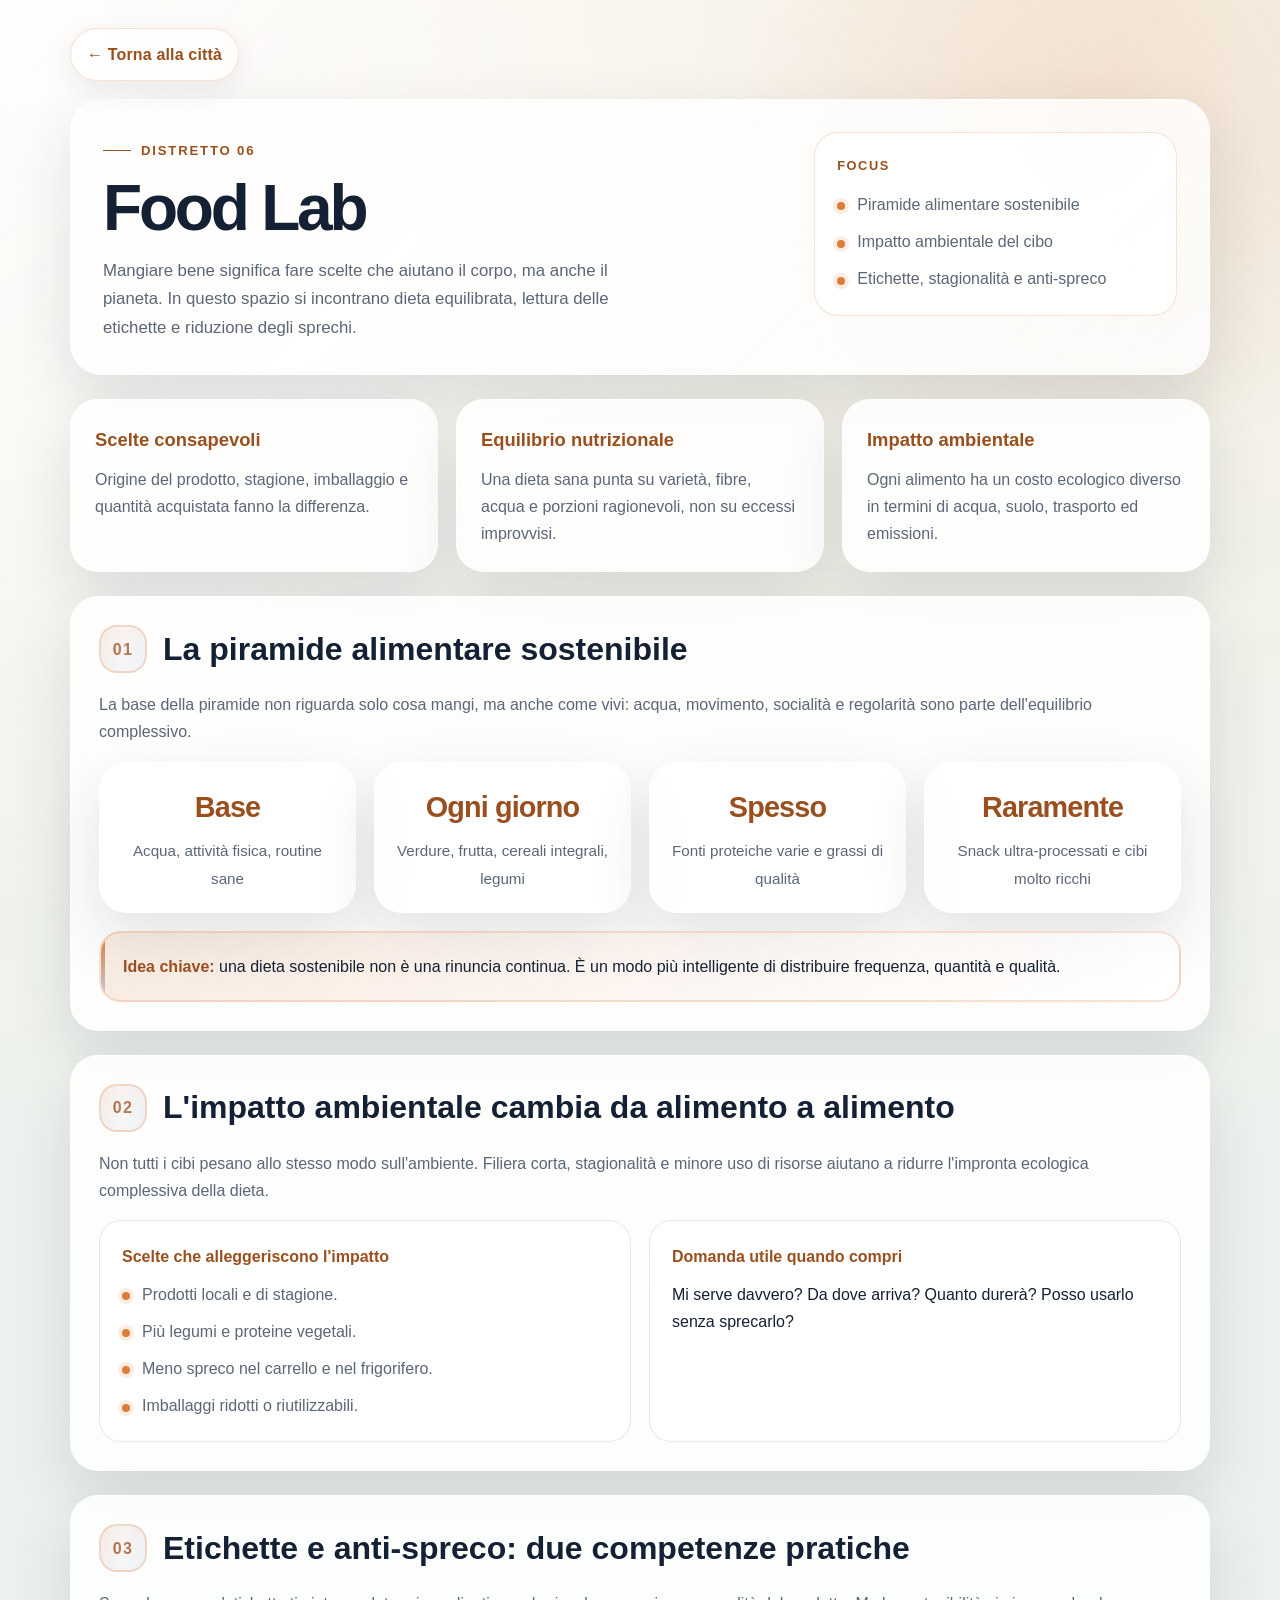
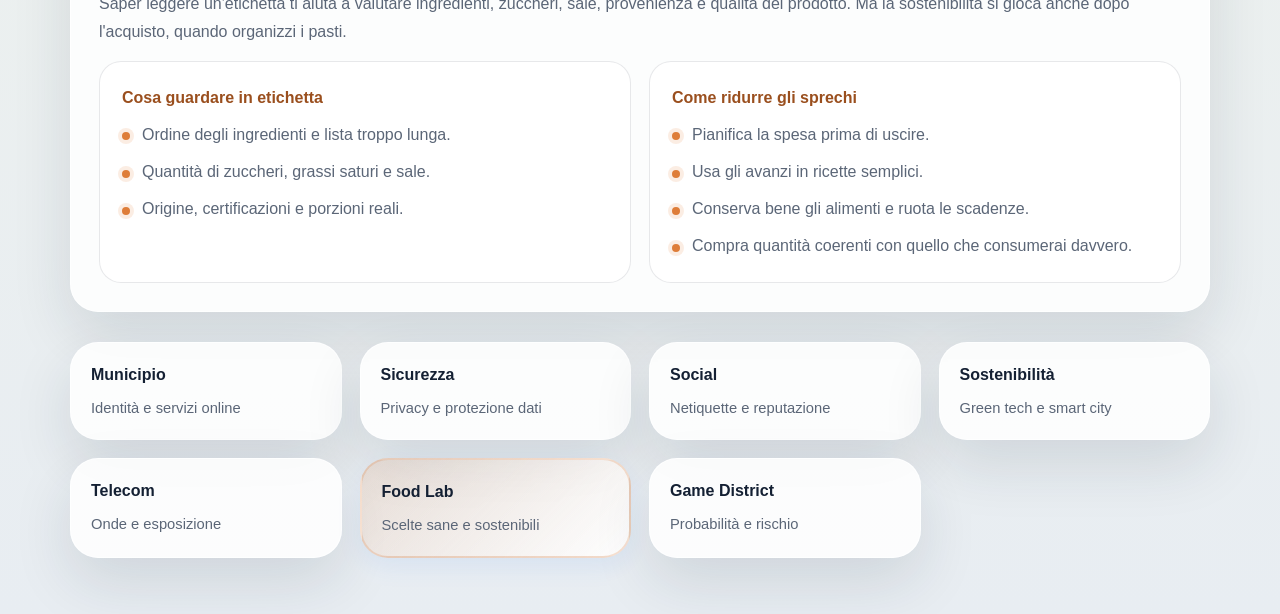
<file: pages/alimentazione.html>
<!DOCTYPE html>
<html lang="it">
<head>
    <meta charset="UTF-8">
    <meta name="viewport" content="width=device-width, initial-scale=1.0">
    <title>Food Lab</title>
    <link rel="stylesheet" href="../assets/css/pages.css">
</head>
<body style="--topic:#de7d39;--topic-strong:#9a4f1e;--topic-soft:rgba(222,125,57,0.14);--topic-line:rgba(222,125,57,0.22);">
    <div class="page-shell">
        <a class="back-link" href="#" onclick="window.close(); return false;">&larr; Torna alla citt&agrave;</a>

        <header class="topic-hero">
            <div class="hero-grid">
                <div>
                    <p class="eyebrow">Distretto 06</p>
                    <h1>Food Lab</h1>
                    <p class="hero-copy">
                        Mangiare bene significa fare scelte che aiutano il corpo, ma anche il pianeta.
                        In questo spazio si incontrano dieta equilibrata, lettura delle etichette e riduzione degli sprechi.
                    </p>
                </div>
                <aside class="hero-panel">
                    <span class="panel-label">Focus</span>
                    <ul class="compact-list">
                        <li>Piramide alimentare sostenibile</li>
                        <li>Impatto ambientale del cibo</li>
                        <li>Etichette, stagionalit&agrave; e anti-spreco</li>
                    </ul>
                </aside>
            </div>
        </header>

        <main class="content-stack">
            <section class="overview-grid">
                <article class="info-card">
                    <h2>Scelte consapevoli</h2>
                    <p>Origine del prodotto, stagione, imballaggio e quantit&agrave; acquistata fanno la differenza.</p>
                </article>
                <article class="info-card">
                    <h2>Equilibrio nutrizionale</h2>
                    <p>Una dieta sana punta su variet&agrave;, fibre, acqua e porzioni ragionevoli, non su eccessi improvvisi.</p>
                </article>
                <article class="info-card">
                    <h2>Impatto ambientale</h2>
                    <p>Ogni alimento ha un costo ecologico diverso in termini di acqua, suolo, trasporto ed emissioni.</p>
                </article>
            </section>

            <section class="topic-section">
                <div class="section-head">
                    <span class="section-number">01</span>
                    <h2>La piramide alimentare sostenibile</h2>
                </div>
                <p>
                    La base della piramide non riguarda solo cosa mangi, ma anche come vivi: acqua, movimento, socialit&agrave;
                    e regolarit&agrave; sono parte dell'equilibrio complessivo.
                </p>
                <div class="metric-grid">
                    <article class="metric-card"><span class="metric-value">Base</span><span class="metric-label">Acqua, attivit&agrave; fisica, routine sane</span></article>
                    <article class="metric-card"><span class="metric-value">Ogni giorno</span><span class="metric-label">Verdure, frutta, cereali integrali, legumi</span></article>
                    <article class="metric-card"><span class="metric-value">Spesso</span><span class="metric-label">Fonti proteiche varie e grassi di qualit&agrave;</span></article>
                    <article class="metric-card"><span class="metric-value">Raramente</span><span class="metric-label">Snack ultra-processati e cibi molto ricchi</span></article>
                </div>
                <div class="callout">
                    <strong>Idea chiave:</strong> una dieta sostenibile non &egrave; una rinuncia continua.
                    &Egrave; un modo pi&ugrave; intelligente di distribuire frequenza, quantit&agrave; e qualit&agrave;.
                </div>
            </section>

            <section class="topic-section">
                <div class="section-head">
                    <span class="section-number">02</span>
                    <h2>L'impatto ambientale cambia da alimento a alimento</h2>
                </div>
                <p>
                    Non tutti i cibi pesano allo stesso modo sull'ambiente. Filiera corta, stagionalit&agrave; e minore uso
                    di risorse aiutano a ridurre l'impronta ecologica complessiva della dieta.
                </p>
                <div class="split-grid">
                    <div class="text-block">
                        <h3>Scelte che alleggeriscono l'impatto</h3>
                        <ul class="bullet-list">
                            <li>Prodotti locali e di stagione.</li>
                            <li>Pi&ugrave; legumi e proteine vegetali.</li>
                            <li>Meno spreco nel carrello e nel frigorifero.</li>
                            <li>Imballaggi ridotti o riutilizzabili.</li>
                        </ul>
                    </div>
                    <div class="fact-card">
                        <h3>Domanda utile quando compri</h3>
                        <p>Mi serve davvero? Da dove arriva? Quanto durer&agrave;? Posso usarlo senza sprecarlo?</p>
                    </div>
                </div>
            </section>

            <section class="topic-section">
                <div class="section-head">
                    <span class="section-number">03</span>
                    <h2>Etichette e anti-spreco: due competenze pratiche</h2>
                </div>
                <p>
                    Saper leggere un'etichetta ti aiuta a valutare ingredienti, zuccheri, sale, provenienza e qualit&agrave;
                    del prodotto. Ma la sostenibilit&agrave; si gioca anche dopo l'acquisto, quando organizzi i pasti.
                </p>
                <div class="split-grid">
                    <div class="text-block">
                        <h3>Cosa guardare in etichetta</h3>
                        <ul class="bullet-list">
                            <li>Ordine degli ingredienti e lista troppo lunga.</li>
                            <li>Quantit&agrave; di zuccheri, grassi saturi e sale.</li>
                            <li>Origine, certificazioni e porzioni reali.</li>
                        </ul>
                    </div>
                    <div class="text-block">
                        <h3>Come ridurre gli sprechi</h3>
                        <ul class="bullet-list">
                            <li>Pianifica la spesa prima di uscire.</li>
                            <li>Usa gli avanzi in ricette semplici.</li>
                            <li>Conserva bene gli alimenti e ruota le scadenze.</li>
                            <li>Compra quantit&agrave; coerenti con quello che consumerai davvero.</li>
                        </ul>
                    </div>
                </div>
            </section>

            <nav class="district-nav" aria-label="Altri quartieri">
                <a class="district-link" href="municipio.html"><strong>Municipio</strong><span>Identit&agrave; e servizi online</span></a>
                <a class="district-link" href="sicurezza.html"><strong>Sicurezza</strong><span>Privacy e protezione dati</span></a>
                <a class="district-link" href="social.html"><strong>Social</strong><span>Netiquette e reputazione</span></a>
                <a class="district-link" href="sostenibilita.html"><strong>Sostenibilit&agrave;</strong><span>Green tech e smart city</span></a>
                <a class="district-link" href="telecomunicazioni.html"><strong>Telecom</strong><span>Onde e esposizione</span></a>
                <a class="district-link is-active" href="alimentazione.html" aria-current="page"><strong>Food Lab</strong><span>Scelte sane e sostenibili</span></a>
                <a class="district-link" href="gioco.html"><strong>Game District</strong><span>Probabilit&agrave; e rischio</span></a>
            </nav>
        </main>
    </div>

    <!-- Service Worker Registration for Model Caching -->
    <script>
        if ('serviceWorker' in navigator) {
            navigator.serviceWorker.register('../service-worker.js')
                .then(registration => {
                    console.log('Service Worker registrato:', registration);
                })
                .catch(error => {
                    console.log('Errore registrazione Service Worker:', error);
                });
        }
    </script>
</body>
</html>
</file>
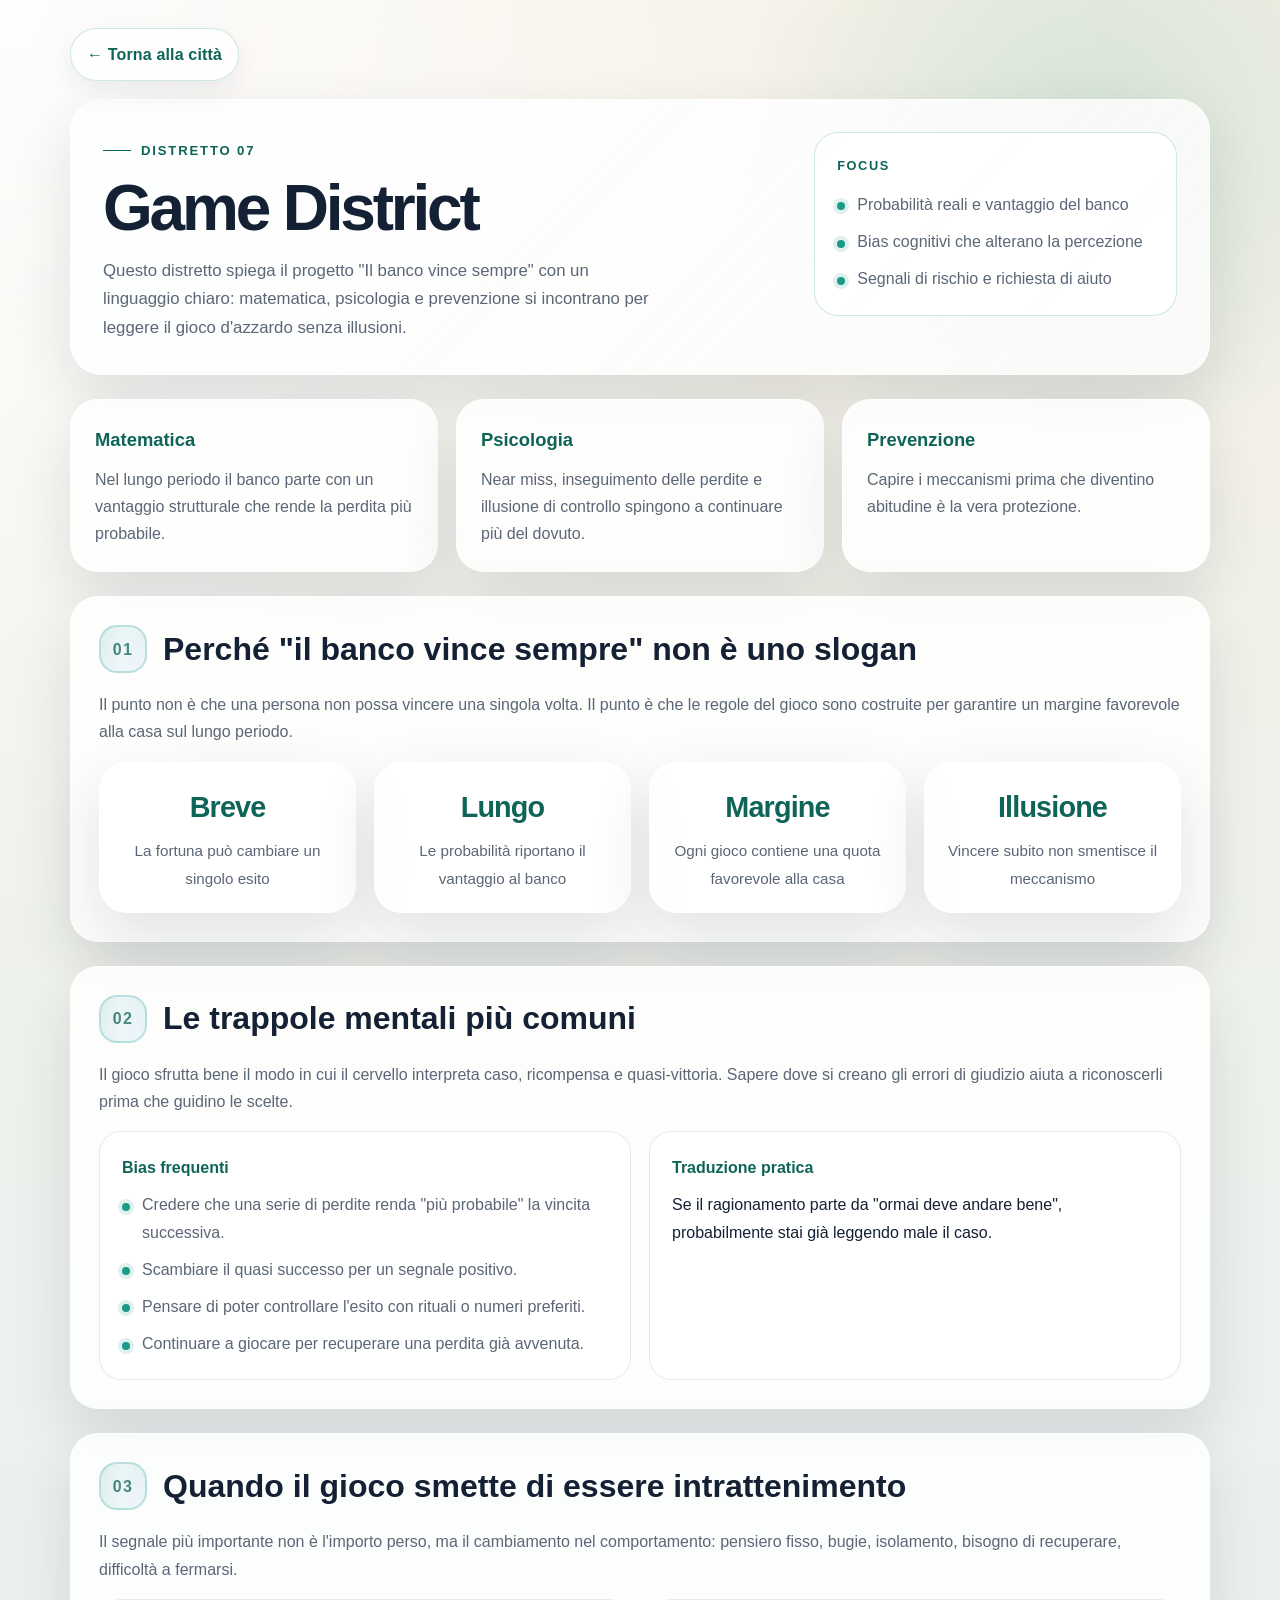
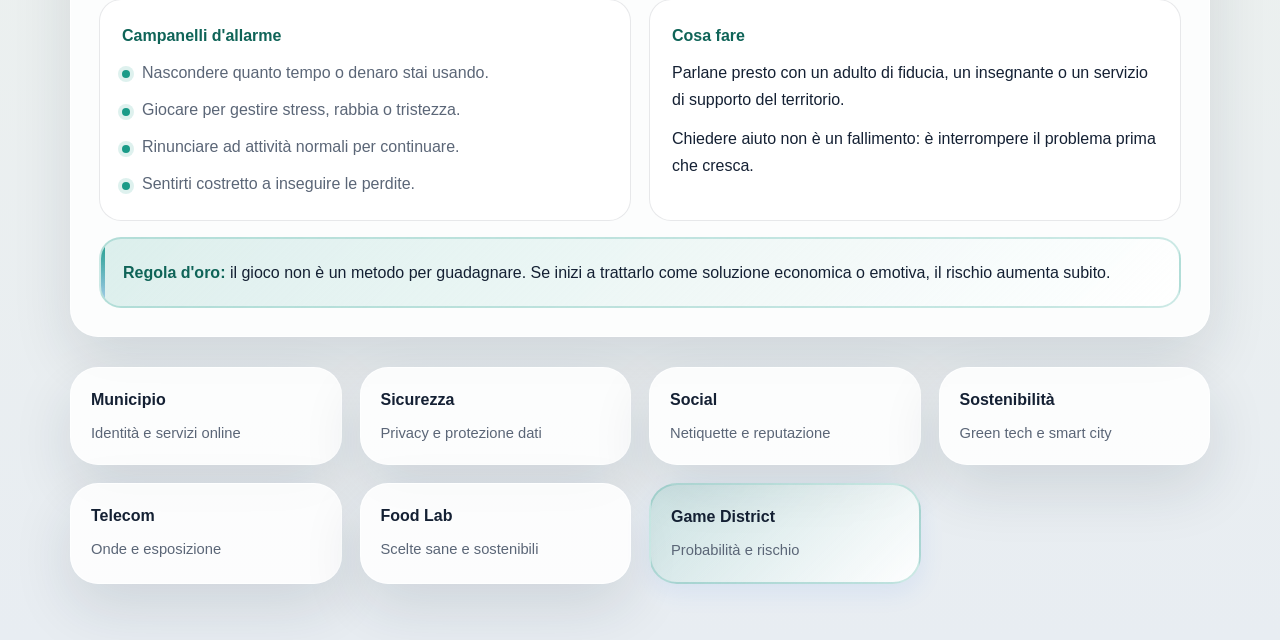
<file: pages/gioco.html>
<!DOCTYPE html>
<html lang="it">
<head>
    <meta charset="UTF-8">
    <meta name="viewport" content="width=device-width, initial-scale=1.0">
    <title>Game District</title>
    <link rel="stylesheet" href="../assets/css/pages.css">
</head>
<body style="--topic:#1a9b88;--topic-strong:#0f6458;--topic-soft:rgba(26,155,136,0.14);--topic-line:rgba(26,155,136,0.22);">
    <div class="page-shell">
        <a class="back-link" href="#" onclick="window.close(); return false;">&larr; Torna alla citt&agrave;</a>

        <header class="topic-hero">
            <div class="hero-grid">
                <div>
                    <p class="eyebrow">Distretto 07</p>
                    <h1>Game District</h1>
                    <p class="hero-copy">
                        Questo distretto spiega il progetto "Il banco vince sempre" con un linguaggio chiaro:
                        matematica, psicologia e prevenzione si incontrano per leggere il gioco d'azzardo senza illusioni.
                    </p>
                </div>
                <aside class="hero-panel">
                    <span class="panel-label">Focus</span>
                    <ul class="compact-list">
                        <li>Probabilit&agrave; reali e vantaggio del banco</li>
                        <li>Bias cognitivi che alterano la percezione</li>
                        <li>Segnali di rischio e richiesta di aiuto</li>
                    </ul>
                </aside>
            </div>
        </header>

        <main class="content-stack">
            <section class="overview-grid">
                <article class="info-card">
                    <h2>Matematica</h2>
                    <p>Nel lungo periodo il banco parte con un vantaggio strutturale che rende la perdita pi&ugrave; probabile.</p>
                </article>
                <article class="info-card">
                    <h2>Psicologia</h2>
                    <p>Near miss, inseguimento delle perdite e illusione di controllo spingono a continuare pi&ugrave; del dovuto.</p>
                </article>
                <article class="info-card">
                    <h2>Prevenzione</h2>
                    <p>Capire i meccanismi prima che diventino abitudine &egrave; la vera protezione.</p>
                </article>
            </section>

            <section class="topic-section">
                <div class="section-head">
                    <span class="section-number">01</span>
                    <h2>Perch&eacute; "il banco vince sempre" non &egrave; uno slogan</h2>
                </div>
                <p>
                    Il punto non &egrave; che una persona non possa vincere una singola volta. Il punto &egrave; che le regole del gioco
                    sono costruite per garantire un margine favorevole alla casa sul lungo periodo.
                </p>
                <div class="metric-grid">
                    <article class="metric-card"><span class="metric-value">Breve</span><span class="metric-label">La fortuna pu&ograve; cambiare un singolo esito</span></article>
                    <article class="metric-card"><span class="metric-value">Lungo</span><span class="metric-label">Le probabilit&agrave; riportano il vantaggio al banco</span></article>
                    <article class="metric-card"><span class="metric-value">Margine</span><span class="metric-label">Ogni gioco contiene una quota favorevole alla casa</span></article>
                    <article class="metric-card"><span class="metric-value">Illusione</span><span class="metric-label">Vincere subito non smentisce il meccanismo</span></article>
                </div>
            </section>

            <section class="topic-section">
                <div class="section-head">
                    <span class="section-number">02</span>
                    <h2>Le trappole mentali pi&ugrave; comuni</h2>
                </div>
                <p>
                    Il gioco sfrutta bene il modo in cui il cervello interpreta caso, ricompensa e quasi-vittoria.
                    Sapere dove si creano gli errori di giudizio aiuta a riconoscerli prima che guidino le scelte.
                </p>
                <div class="split-grid">
                    <div class="text-block">
                        <h3>Bias frequenti</h3>
                        <ul class="bullet-list">
                            <li>Credere che una serie di perdite renda "pi&ugrave; probabile" la vincita successiva.</li>
                            <li>Scambiare il quasi successo per un segnale positivo.</li>
                            <li>Pensare di poter controllare l'esito con rituali o numeri preferiti.</li>
                            <li>Continuare a giocare per recuperare una perdita gi&agrave; avvenuta.</li>
                        </ul>
                    </div>
                    <div class="fact-card">
                        <h3>Traduzione pratica</h3>
                        <p>Se il ragionamento parte da "ormai deve andare bene", probabilmente stai gi&agrave; leggendo male il caso.</p>
                    </div>
                </div>
            </section>

            <section class="topic-section">
                <div class="section-head">
                    <span class="section-number">03</span>
                    <h2>Quando il gioco smette di essere intrattenimento</h2>
                </div>
                <p>
                    Il segnale pi&ugrave; importante non &egrave; l'importo perso, ma il cambiamento nel comportamento:
                    pensiero fisso, bugie, isolamento, bisogno di recuperare, difficolt&agrave; a fermarsi.
                </p>
                <div class="split-grid">
                    <div class="text-block">
                        <h3>Campanelli d'allarme</h3>
                        <ul class="bullet-list">
                            <li>Nascondere quanto tempo o denaro stai usando.</li>
                            <li>Giocare per gestire stress, rabbia o tristezza.</li>
                            <li>Rinunciare ad attivit&agrave; normali per continuare.</li>
                            <li>Sentirti costretto a inseguire le perdite.</li>
                        </ul>
                    </div>
                    <div class="fact-card">
                        <h3>Cosa fare</h3>
                        <p>Parlane presto con un adulto di fiducia, un insegnante o un servizio di supporto del territorio.</p>
                        <p>Chiedere aiuto non &egrave; un fallimento: &egrave; interrompere il problema prima che cresca.</p>
                    </div>
                </div>
                <div class="callout">
                    <strong>Regola d'oro:</strong> il gioco non &egrave; un metodo per guadagnare.
                    Se inizi a trattarlo come soluzione economica o emotiva, il rischio aumenta subito.
                </div>
            </section>

            <nav class="district-nav" aria-label="Altri quartieri">
                <a class="district-link" href="municipio.html"><strong>Municipio</strong><span>Identit&agrave; e servizi online</span></a>
                <a class="district-link" href="sicurezza.html"><strong>Sicurezza</strong><span>Privacy e protezione dati</span></a>
                <a class="district-link" href="social.html"><strong>Social</strong><span>Netiquette e reputazione</span></a>
                <a class="district-link" href="sostenibilita.html"><strong>Sostenibilit&agrave;</strong><span>Green tech e smart city</span></a>
                <a class="district-link" href="telecomunicazioni.html"><strong>Telecom</strong><span>Onde e esposizione</span></a>
                <a class="district-link" href="alimentazione.html"><strong>Food Lab</strong><span>Scelte sane e sostenibili</span></a>
                <a class="district-link is-active" href="gioco.html" aria-current="page"><strong>Game District</strong><span>Probabilit&agrave; e rischio</span></a>
            </nav>
        </main>
    </div>

    <!-- Service Worker Registration for Model Caching -->
    <script>
        if ('serviceWorker' in navigator) {
            navigator.serviceWorker.register('../service-worker.js')
                .then(registration => {
                    console.log('Service Worker registrato:', registration);
                })
                .catch(error => {
                    console.log('Errore registrazione Service Worker:', error);
                });
        }
    </script>
</body>
</html>
</file>
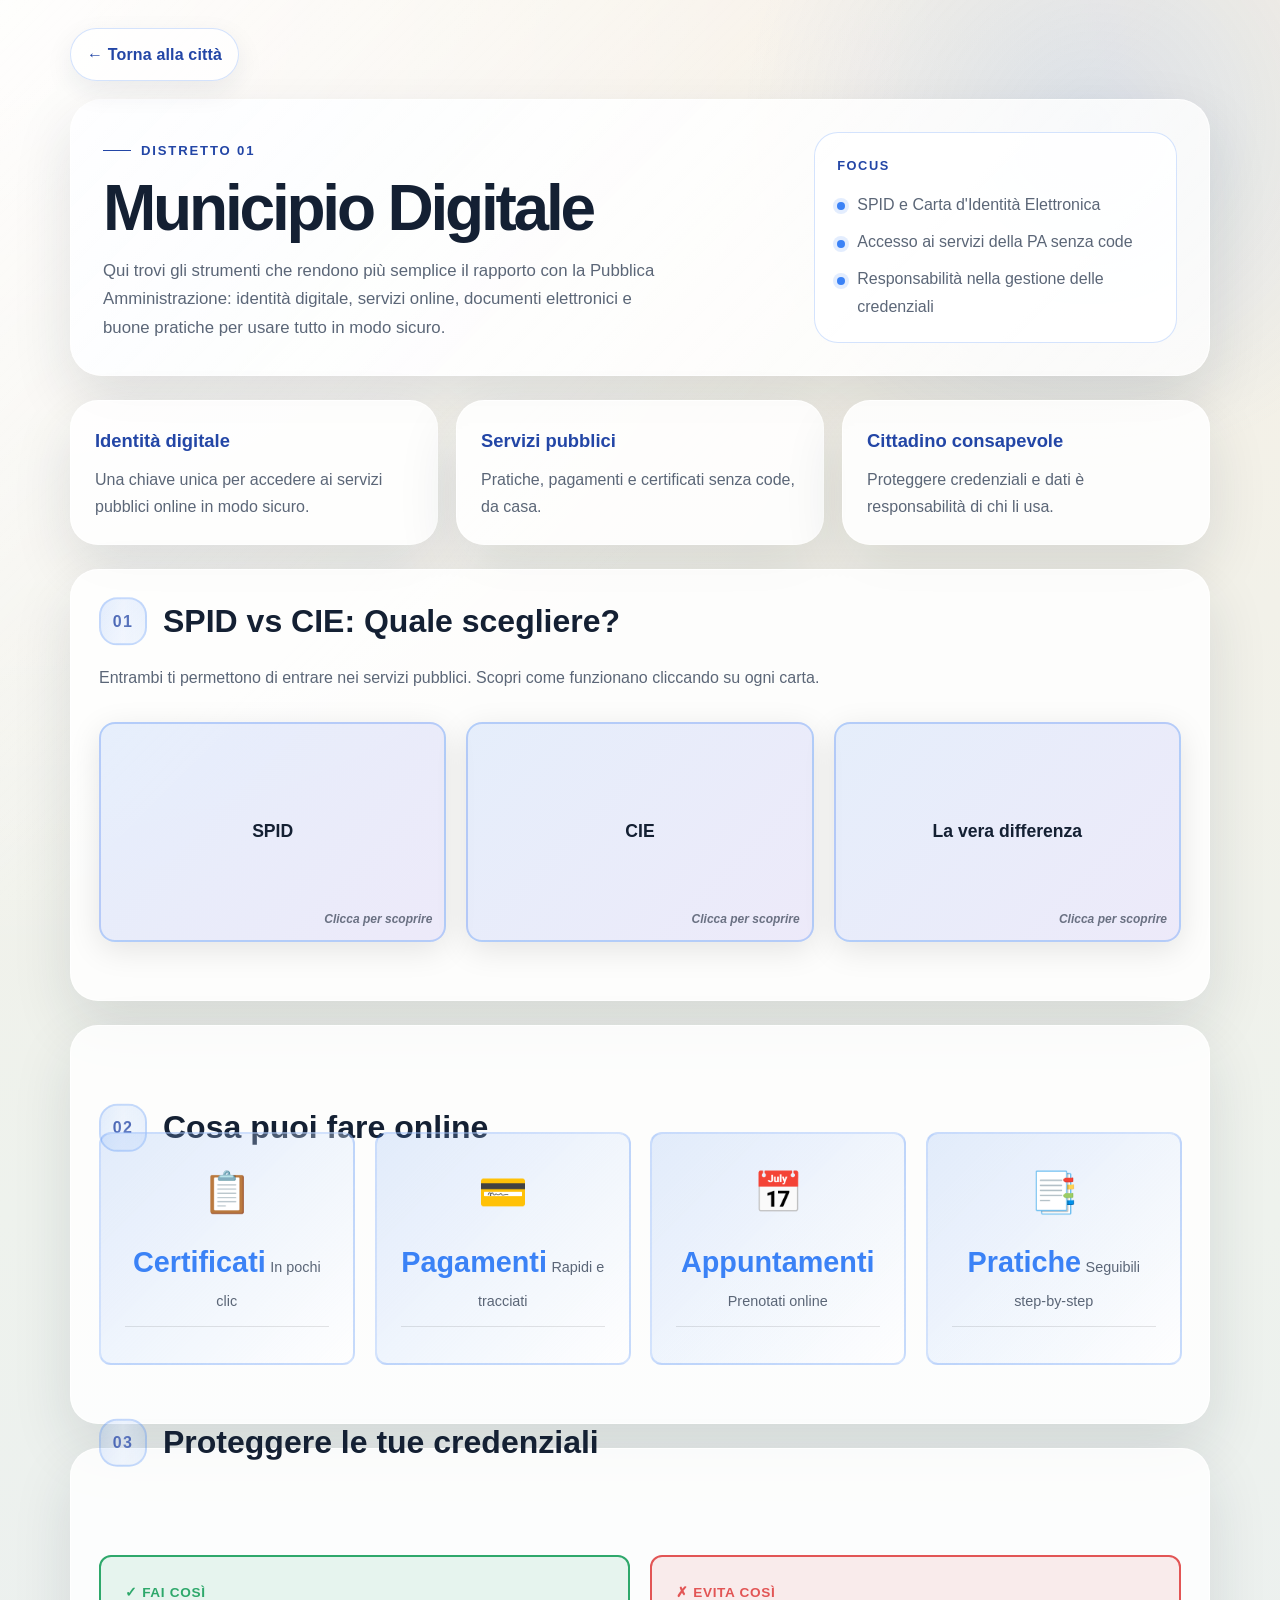
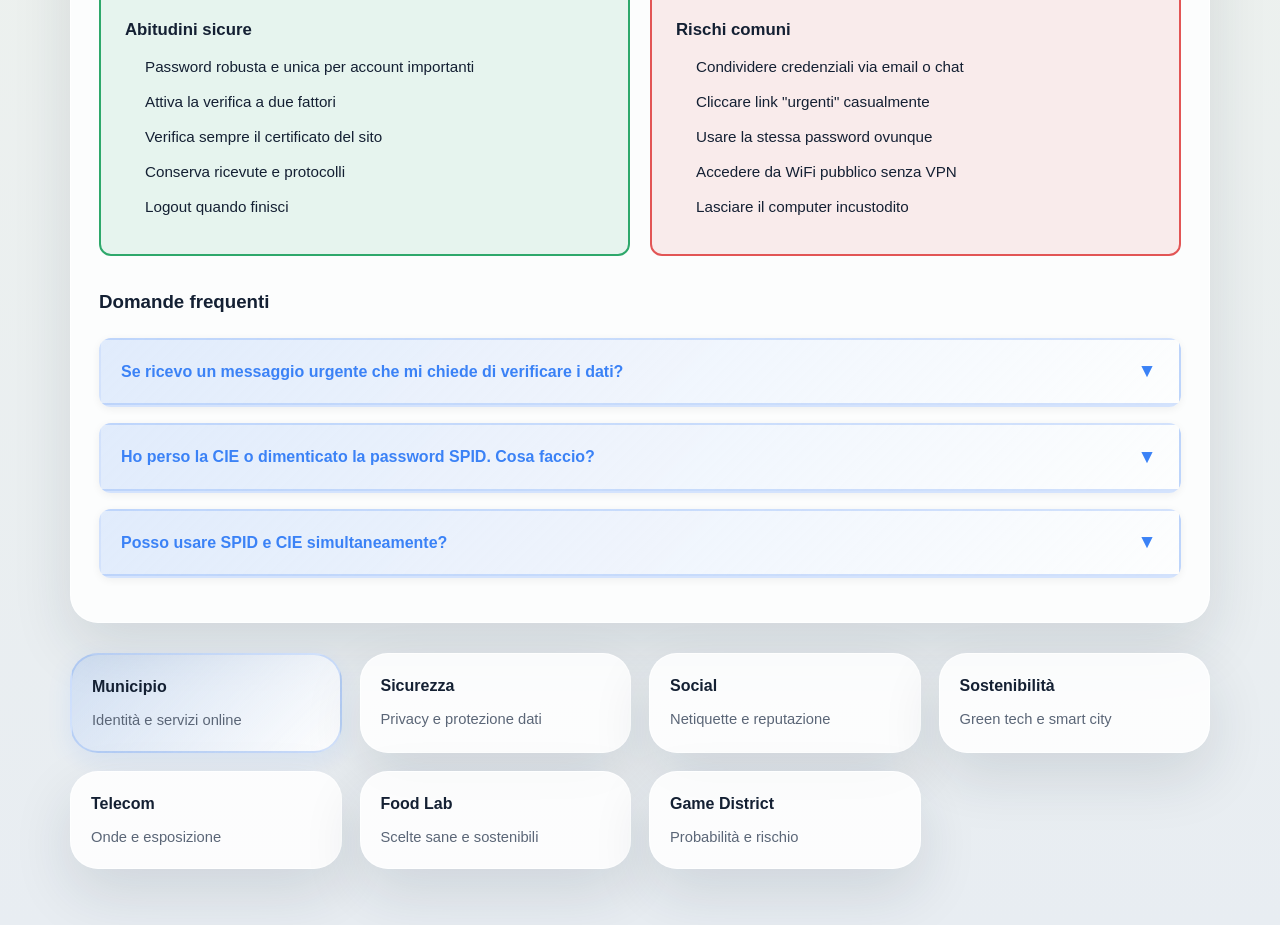
<file: pages/municipio.html>
<!DOCTYPE html>
<html lang="it">
<head>
    <meta charset="UTF-8">
    <meta name="viewport" content="width=device-width, initial-scale=1.0">
    <title>Municipio Digitale</title>
    <link rel="stylesheet" href="../assets/css/pages.css">
    <link rel="stylesheet" href="../assets/css/interactive.css">
</head>
<body style="--topic:#3b82f6;--topic-strong:#2346a6;--topic-soft:rgba(59,130,246,0.14);--topic-line:rgba(59,130,246,0.22);">
    <div class="page-shell">
        <a class="back-link" href="#" onclick="window.close(); return false;">&larr; Torna alla citt&agrave;</a>

        <header class="topic-hero">
            <div class="hero-grid">
                <div>
                    <p class="eyebrow">Distretto 01</p>
                    <h1>Municipio Digitale</h1>
                    <p class="hero-copy">
                        Qui trovi gli strumenti che rendono pi&ugrave; semplice il rapporto con la Pubblica
                        Amministrazione: identit&agrave; digitale, servizi online, documenti elettronici e buone
                        pratiche per usare tutto in modo sicuro.
                    </p>
                </div>
                <aside class="hero-panel">
                    <span class="panel-label">Focus</span>
                    <ul class="compact-list">
                        <li>SPID e Carta d'Identit&agrave; Elettronica</li>
                        <li>Accesso ai servizi della PA senza code</li>
                        <li>Responsabilit&agrave; nella gestione delle credenziali</li>
                    </ul>
                </aside>
            </div>
        </header>

        <main class="content-stack">
            <section class="overview-grid reveal-on-scroll">
                <article class="info-card reveal-on-scroll">
                    <h2>Identità digitale</h2>
                    <p>Una chiave unica per accedere ai servizi pubblici online in modo sicuro.</p>
                </article>
                <article class="info-card reveal-on-scroll">
                    <h2>Servizi pubblici</h2>
                    <p>Pratiche, pagamenti e certificati senza code, da casa.</p>
                </article>
                <article class="info-card reveal-on-scroll">
                    <h2>Cittadino consapevole</h2>
                    <p>Proteggere credenziali e dati è responsabilità di chi li usa.</p>
                </article>
            </section>

            <!-- SEZIONE 1: FLIP CARD INTERATTIVA -->
            <section class="topic-section reveal-on-scroll">
                <div class="section-head">
                    <span class="section-number">01</span>
                    <h2>SPID vs CIE: Quale scegliere?</h2>
                </div>
                <p>Entrambi ti permettono di entrare nei servizi pubblici. Scopri come funzionano cliccando su ogni carta.</p>
                
                <div style="display: grid; grid-template-columns: repeat(auto-fit, minmax(250px, 1fr)); gap: 20px; margin: 30px 0;">
                    <div class="flip-card-container">
                        <div class="flip-card">
                            <div class="flip-card-front">
                                <div>
                                    <strong>SPID</strong>
                                    <div class="flip-card-hint">Clicca per scoprire</div>
                                </div>
                            </div>
                            <div class="flip-card-back">
                                <div>
                                    <strong>Sistema Pubblico d'Identità Digitale</strong><br><br>
                                    <small>Username e password da un provider autorizzato. Rapido, pratico, riduce gli account da ricordare.</small>
                                </div>
                            </div>
                        </div>
                    </div>

                    <div class="flip-card-container">
                        <div class="flip-card">
                            <div class="flip-card-front">
                                <div>
                                    <strong>CIE</strong>
                                    <div class="flip-card-hint">Clicca per scoprire</div>
                                </div>
                            </div>
                            <div class="flip-card-back">
                                <div>
                                    <strong>Carta d'Identità Elettronica</strong><br><br>
                                    <small>Il documento fisico con chip. Collega l'identità anagrafica e l'uso digitale in uno.</small>
                                </div>
                            </div>
                        </div>
                    </div>

                    <div class="flip-card-container">
                        <div class="flip-card">
                            <div class="flip-card-front">
                                <div>
                                    <strong>La vera differenza</strong>
                                    <div class="flip-card-hint">Clicca per scoprire</div>
                                </div>
                            </div>
                            <div class="flip-card-back">
                                <div>
                                    <small>Non importa quale usi. Quello che conta è sapere riconoscere i siti ufficiali e custodire bene le tue credenziali.</small>
                                </div>
                            </div>
                        </div>
                    </div>
                </div>
            </section>

            <!-- SEZIONE 2: INFOGRAFICA INTERATTIVA -->
            <section class="topic-section reveal-on-scroll">
                <div class="section-head">
                    <span class="section-number">02</span>
                    <h2>Cosa puoi fare online</h2>
                </div>
                
                <div class="infographic">
                    <div class="infographic-item reveal-on-scroll">
                        <span class="infographic-icon">📋</span>
                        <span class="infographic-value">Certificati</span>
                        <span class="infographic-label">In pochi clic</span>
                        <div class="infographic-detail">Nasce digitale, non serve carta</div>
                    </div>

                    <div class="infographic-item reveal-on-scroll">
                        <span class="infographic-icon">💳</span>
                        <span class="infographic-value">Pagamenti</span>
                        <span class="infographic-label">Rapidi e tracciati</span>
                        <div class="infographic-detail">Ricevuta immediata e conservata</div>
                    </div>

                    <div class="infographic-item reveal-on-scroll">
                        <span class="infographic-icon">📅</span>
                        <span class="infographic-value">Appuntamenti</span>
                        <span class="infographic-label">Prenotati online</span>
                        <div class="infographic-detail">Niente code, niente sorprese</div>
                    </div>

                    <div class="infographic-item reveal-on-scroll">
                        <span class="infographic-icon">📑</span>
                        <span class="infographic-value">Pratiche</span>
                        <span class="infographic-label">Seguibili step-by-step</span>
                        <div class="infographic-detail">Sapere sempre dove siamo</div>
                    </div>
                </div>
            </section>

            <!-- SEZIONE 3: ACCORDION + COMPARAZIONE -->
            <section class="topic-section reveal-on-scroll">
                <div class="section-head">
                    <span class="section-number">03</span>
                    <h2>Proteggere le tue credenziali</h2>
                </div>
                
                <div class="comparison">
                    <div class="comparison-item do reveal-on-scroll">
                        <div class="comparison-item-label">✓ Fai così</div>
                        <h3>Abitudini sicure</h3>
                        <ul class="stagger-list">
                            <li>Password robusta e unica per account importanti</li>
                            <li>Attiva la verifica a due fattori</li>
                            <li>Verifica sempre il certificato del sito</li>
                            <li>Conserva ricevute e protocolli</li>
                            <li>Logout quando finisci</li>
                        </ul>
                    </div>

                    <div class="comparison-item dont reveal-on-scroll">
                        <div class="comparison-item-label">✗ Evita così</div>
                        <h3>Rischi comuni</h3>
                        <ul class="stagger-list">
                            <li>Condividere credenziali via email o chat</li>
                            <li>Cliccare link "urgenti" casualmente</li>
                            <li>Usare la stessa password ovunque</li>
                            <li>Accedere da WiFi pubblico senza VPN</li>
                            <li>Lasciare il computer incustodito</li>
                        </ul>
                    </div>
                </div>

                <!-- ACCORDION: Domande Frequenti -->
                <div style="margin-top: 30px;">
                    <h3 style="margin-bottom: 20px;">Domande frequenti</h3>
                    
                    <div class="accordion-section reveal-on-scroll">
                        <div class="accordion-header">
                            <span>Se ricevo un messaggio urgente che mi chiede di verificare i dati?</span>
                            <div class="accordion-icon">▼</div>
                        </div>
                        <div class="accordion-content">
                            <p>Fermati. Nessun ente ufficiale chiede verifiche urgenti tramite link casuali. Verifica sempre dal sito ufficiale digitando l'indirizzo direttamente nella barra di ricerca.</p>
                        </div>
                    </div>

                    <div class="accordion-section reveal-on-scroll">
                        <div class="accordion-header">
                            <span>Ho perso la CIE o dimenticato la password SPID. Cosa faccio?</span>
                            <div class="accordion-icon">▼</div>
                        </div>
                        <div class="accordion-content">
                            <p><strong>CIE:</strong> Rivolgersi al Comune per un duplicato (è un vero documento).<br><strong>SPID:</strong> Accedi al sito dell'identity provider e usa "Password dimenticata".</p>
                        </div>
                    </div>

                    <div class="accordion-section reveal-on-scroll">
                        <div class="accordion-header">
                            <span>Posso usare SPID e CIE simultaneamente?</span>
                            <div class="accordion-icon">▼</div>
                        </div>
                        <div class="accordion-content">
                            <p>Sì, puoi avere entrambi. Usa quello che preferisci caso per caso. Alcuni servizi accettano un metodo, altri entrambi.</p>
                        </div>
                    </div>
                </div>
            </section>

            <nav class="district-nav" aria-label="Altri quartieri">
                <a class="district-link is-active" href="municipio.html" aria-current="page"><strong>Municipio</strong><span>Identit&agrave; e servizi online</span></a>
                <a class="district-link" href="sicurezza.html"><strong>Sicurezza</strong><span>Privacy e protezione dati</span></a>
                <a class="district-link" href="social.html"><strong>Social</strong><span>Netiquette e reputazione</span></a>
                <a class="district-link" href="sostenibilita.html"><strong>Sostenibilit&agrave;</strong><span>Green tech e smart city</span></a>
                <a class="district-link" href="telecomunicazioni.html"><strong>Telecom</strong><span>Onde e esposizione</span></a>
                <a class="district-link" href="alimentazione.html"><strong>Food Lab</strong><span>Scelte sane e sostenibili</span></a>
                <a class="district-link" href="gioco.html"><strong>Game District</strong><span>Probabilit&agrave; e rischio</span></a>
        </main>
    </div>

    <!-- Script Interattivo -->
    <script src="../assets/js/interactive.js"></script>

    <!-- Service Worker Registration for Model Caching -->
    <script>
        if ('serviceWorker' in navigator) {
            navigator.serviceWorker.register('../service-worker.js')
                .then(registration => {
                    console.log('Service Worker registrato:', registration);
                })
                .catch(error => {
                    console.log('Errore registrazione Service Worker:', error);
                });
        }
    </script>
</body>
</html>

    <!-- Service Worker Registration for Model Caching -->
    <script>
        if ('serviceWorker' in navigator) {
            navigator.serviceWorker.register('../service-worker.js')
                .then(registration => {
                    console.log('Service Worker registrato:', registration);
                })
                .catch(error => {
                    console.log('Errore registrazione Service Worker:', error);
                });
        }
    </script>
</body>
</html>
</file>
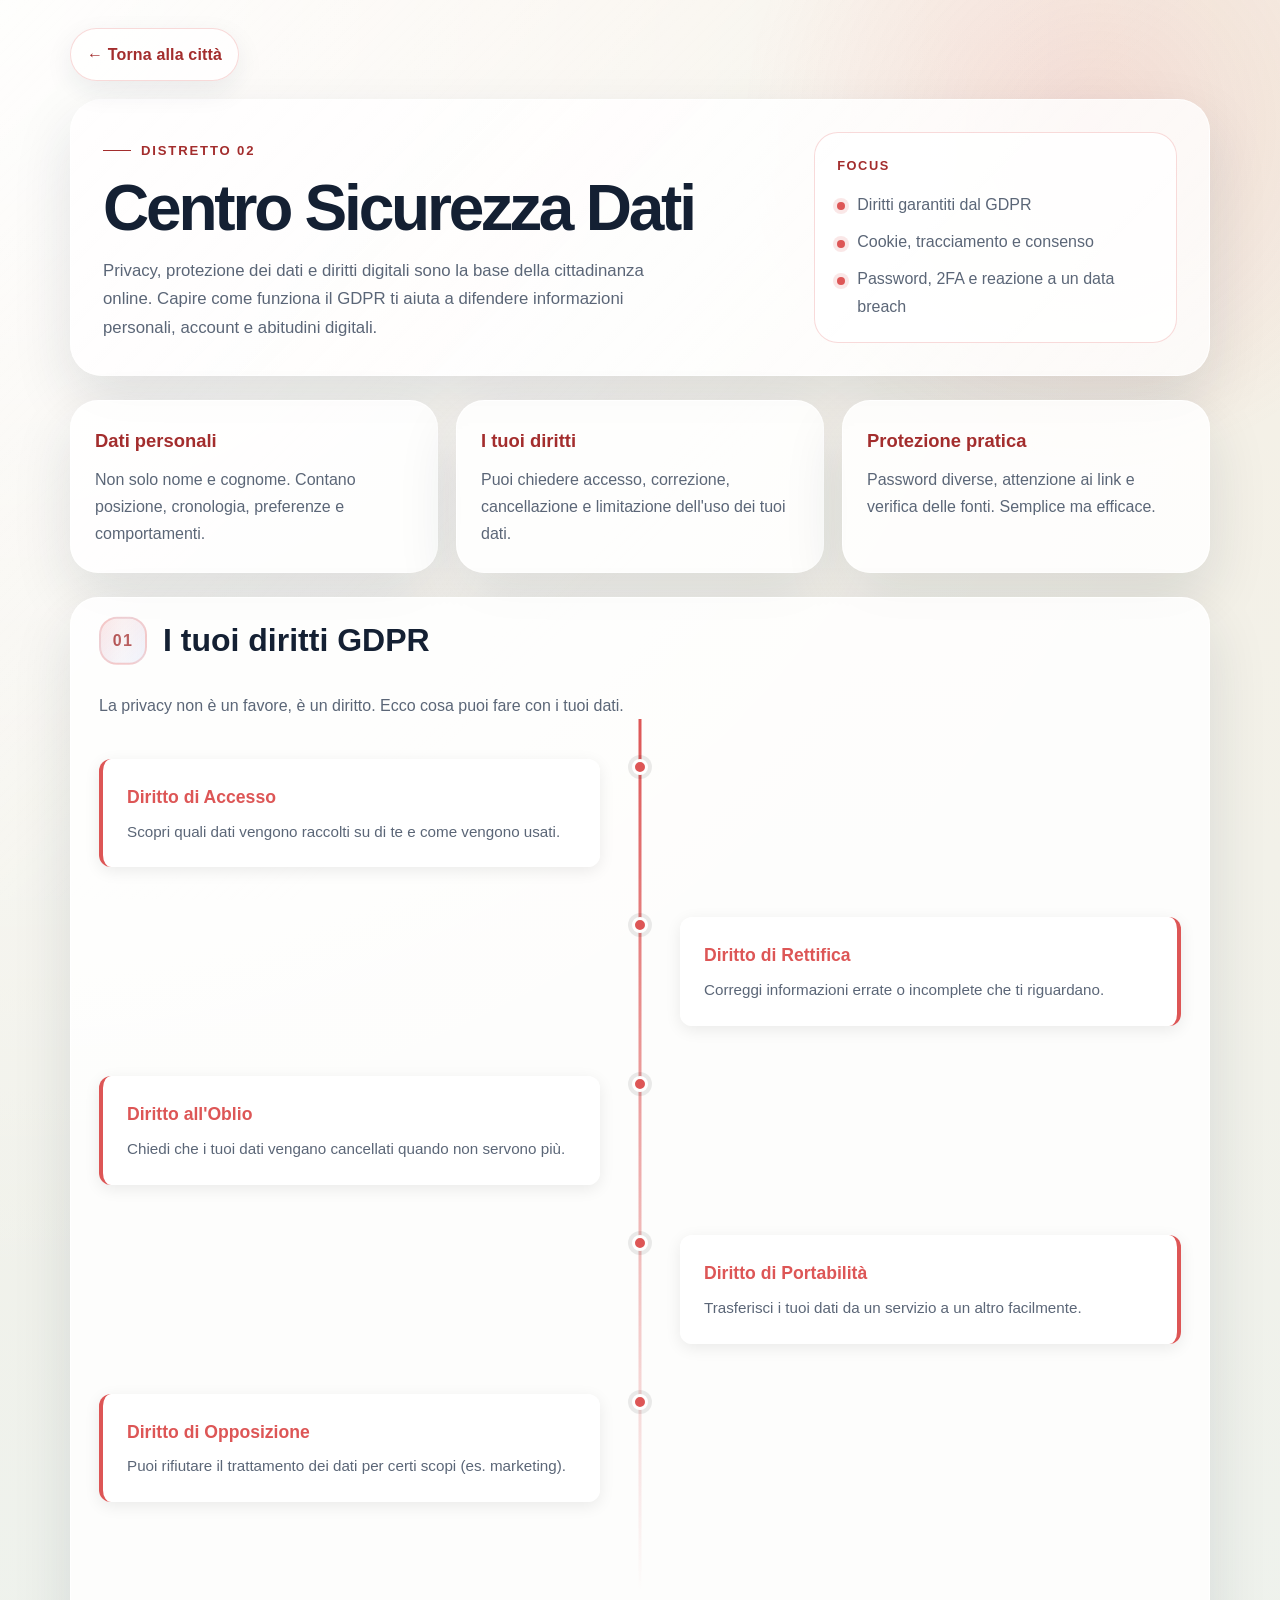
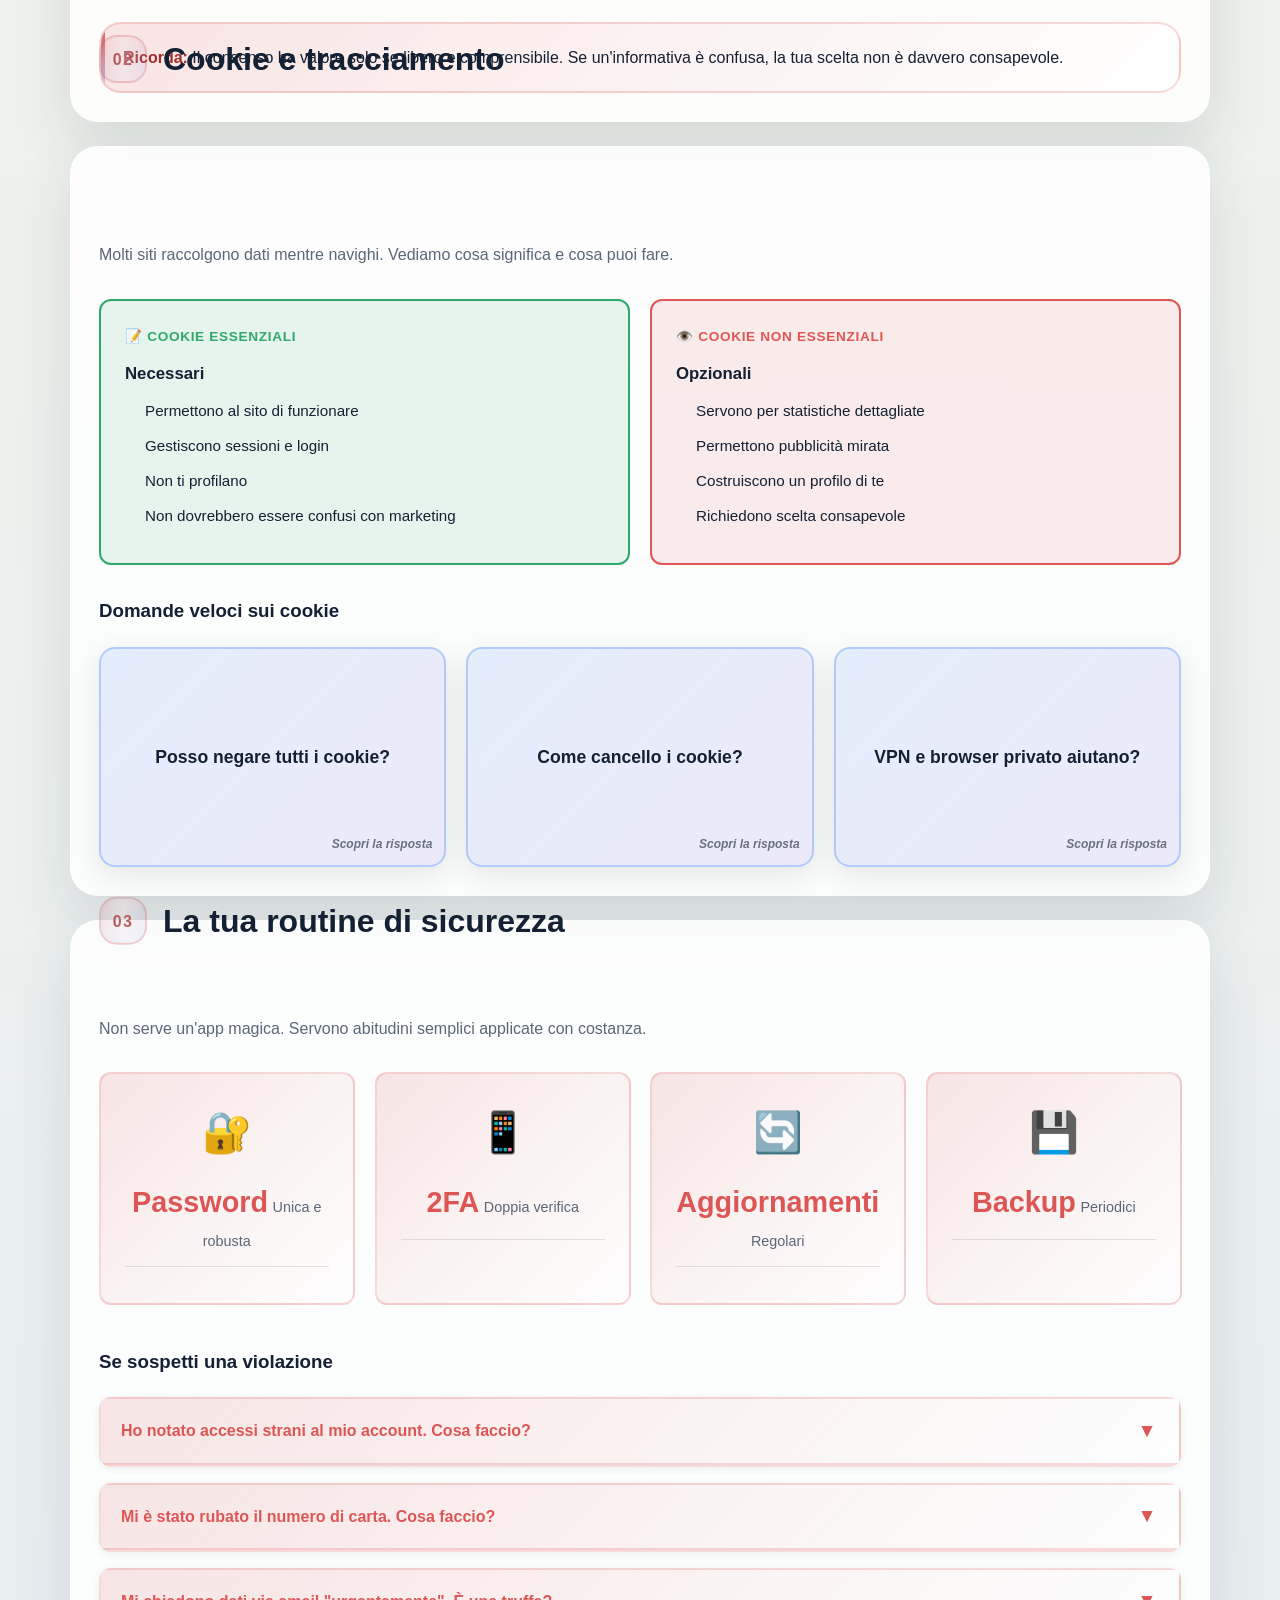
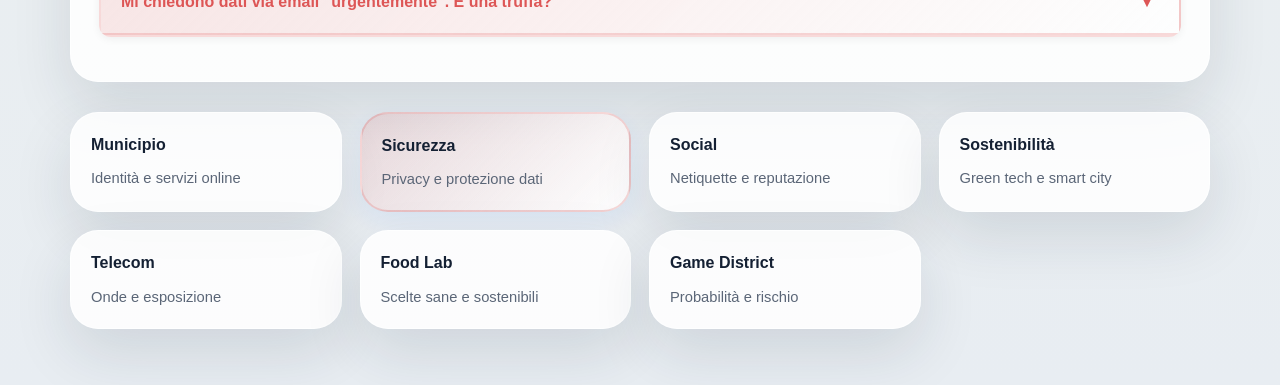
<file: pages/sicurezza.html>
<!DOCTYPE html>
<html lang="it">
<head>
    <meta charset="UTF-8">
    <meta name="viewport" content="width=device-width, initial-scale=1.0">
    <title>Centro Sicurezza Dati</title>
    <link rel="stylesheet" href="../assets/css/pages.css">
    <link rel="stylesheet" href="../assets/css/interactive.css">
</head>
<body style="--topic:#dd5656;--topic-strong:#a32d2d;--topic-soft:rgba(221,86,86,0.14);--topic-line:rgba(221,86,86,0.22);">
    <div class="page-shell">
        <a class="back-link" href="#" onclick="window.close(); return false;">&larr; Torna alla citt&agrave;</a>

        <header class="topic-hero">
            <div class="hero-grid">
                <div>
                    <p class="eyebrow">Distretto 02</p>
                    <h1>Centro Sicurezza Dati</h1>
                    <p class="hero-copy">
                        Privacy, protezione dei dati e diritti digitali sono la base della cittadinanza online.
                        Capire come funziona il GDPR ti aiuta a difendere informazioni personali, account e abitudini digitali.
                    </p>
                </div>
                <aside class="hero-panel">
                    <span class="panel-label">Focus</span>
                    <ul class="compact-list">
                        <li>Diritti garantiti dal GDPR</li>
                        <li>Cookie, tracciamento e consenso</li>
                        <li>Password, 2FA e reazione a un data breach</li>
                    </ul>
                </aside>
            </div>
        </header>

        <main class="content-stack">
            <section class="overview-grid reveal-on-scroll">
                <article class="info-card reveal-on-scroll">
                    <h2>Dati personali</h2>
                    <p>Non solo nome e cognome. Contano posizione, cronologia, preferenze e comportamenti.</p>
                </article>
                <article class="info-card reveal-on-scroll">
                    <h2>I tuoi diritti</h2>
                    <p>Puoi chiedere accesso, correzione, cancellazione e limitazione dell'uso dei tuoi dati.</p>
                </article>
                <article class="info-card reveal-on-scroll">
                    <h2>Protezione pratica</h2>
                    <p>Password diverse, attenzione ai link e verifica delle fonti. Semplice ma efficace.</p>
                </article>
            </section>

            <!-- SEZIONE 1: TIMELINE INTERATTIVA -->
            <section class="topic-section reveal-on-scroll">
                <div class="section-head">
                    <span class="section-number">01</span>
                    <h2>I tuoi diritti GDPR</h2>
                </div>
                <p>La privacy non è un favore, è un diritto. Ecco cosa puoi fare con i tuoi dati.</p>
                
                <div class="timeline">
                    <div class="timeline-item reveal-on-scroll">
                        <div class="timeline-marker"></div>
                        <div class="timeline-content">
                            <h3>Diritto di Accesso</h3>
                            <p>Scopri quali dati vengono raccolti su di te e come vengono usati.</p>
                        </div>
                    </div>

                    <div class="timeline-item reveal-on-scroll">
                        <div class="timeline-marker"></div>
                        <div class="timeline-content">
                            <h3>Diritto di Rettifica</h3>
                            <p>Correggi informazioni errate o incomplete che ti riguardano.</p>
                        </div>
                    </div>

                    <div class="timeline-item reveal-on-scroll">
                        <div class="timeline-marker"></div>
                        <div class="timeline-content">
                            <h3>Diritto all'Oblio</h3>
                            <p>Chiedi che i tuoi dati vengano cancellati quando non servono più.</p>
                        </div>
                    </div>

                    <div class="timeline-item reveal-on-scroll">
                        <div class="timeline-marker"></div>
                        <div class="timeline-content">
                            <h3>Diritto di Portabilità</h3>
                            <p>Trasferisci i tuoi dati da un servizio a un altro facilmente.</p>
                        </div>
                    </div>

                    <div class="timeline-item reveal-on-scroll">
                        <div class="timeline-marker"></div>
                        <div class="timeline-content">
                            <h3>Diritto di Opposizione</h3>
                            <p>Puoi rifiutare il trattamento dei dati per certi scopi (es. marketing).</p>
                        </div>
                    </div>
                </div>

                <div class="callout reveal-on-scroll" style="margin-top: 30px;">
                    <strong>Ricorda:</strong> Il consenso ha valore solo se libero e comprensibile. Se un'informativa è confusa, la tua scelta non è davvero consapevole.
                </div>
            </section>

            <!-- SEZIONE 2: COOKIE E TRACCIAMENTO -->
            <section class="topic-section reveal-on-scroll">
                <div class="section-head">
                    <span class="section-number">02</span>
                    <h2>Cookie e tracciamento</h2>
                </div>
                <p>Molti siti raccolgono dati mentre navighi. Vediamo cosa significa e cosa puoi fare.</p>
                
                <div class="comparison">
                    <div class="comparison-item do reveal-on-scroll">
                        <div class="comparison-item-label">📝 Cookie Essenziali</div>
                        <h3>Necessari</h3>
                        <ul class="stagger-list">
                            <li>Permettono al sito di funzionare</li>
                            <li>Gestiscono sessioni e login</li>
                            <li>Non ti profilano</li>
                            <li>Non dovrebbero essere confusi con marketing</li>
                        </ul>
                    </div>

                    <div class="comparison-item dont reveal-on-scroll">
                        <div class="comparison-item-label">👁️ Cookie Non Essenziali</div>
                        <h3>Opzionali</h3>
                        <ul class="stagger-list">
                            <li>Servono per statistiche dettagliate</li>
                            <li>Permettono pubblicità mirata</li>
                            <li>Costruiscono un profilo di te</li>
                            <li>Richiedono scelta consapevole</li>
                        </ul>
                    </div>
                </div>

                <h3 style="margin-top: 30px; margin-bottom: 20px;">Domande veloci sui cookie</h3>
                <div style="display: grid; grid-template-columns: repeat(auto-fit, minmax(250px, 1fr)); gap: 20px;">
                    <div class="flip-card-container reveal-on-scroll">
                        <div class="flip-card">
                            <div class="flip-card-front">
                                <div>
                                    <strong>Posso negare tutti i cookie?</strong>
                                    <div class="flip-card-hint">Scopri la risposta</div>
                                </div>
                            </div>
                            <div class="flip-card-back">
                                <div>
                                    <small>Sì, i cookie essenziali sono obbligatori, ma quelli di marketing no. Un buon sito deve avere un pulsante "Rifiuta tutto" facile da trovare.</small>
                                </div>
                            </div>
                        </div>
                    </div>

                    <div class="flip-card-container reveal-on-scroll">
                        <div class="flip-card">
                            <div class="flip-card-front">
                                <div>
                                    <strong>Come cancello i cookie?</strong>
                                    <div class="flip-card-hint">Scopri la risposta</div>
                                </div>
                            </div>
                            <div class="flip-card-back">
                                <div>
                                    <small>Nelle impostazioni del browser (Chrome, Firefox, Safari). Puoi cancellarli manualmente o farli eliminare automaticamente all'uscita.</small>
                                </div>
                            </div>
                        </div>
                    </div>

                    <div class="flip-card-container reveal-on-scroll">
                        <div class="flip-card">
                            <div class="flip-card-front">
                                <div>
                                    <strong>VPN e browser privato aiutano?</strong>
                                    <div class="flip-card-hint">Scopri la risposta</div>
                                </div>
                            </div>
                            <div class="flip-card-back">
                                <div>
                                    <small>Il browser privato previene i cookie locali. Una VPN nasconde il tuo IP. Insieme offrono buona protezione, ma non totale.</small>
                                </div>
                            </div>
                        </div>
                    </div>
                </div>
            </section>

            <!-- SEZIONE 3: ROUTINE DI SICUREZZA -->
            <section class="topic-section reveal-on-scroll">
                <div class="section-head">
                    <span class="section-number">03</span>
                    <h2>La tua routine di sicurezza</h2>
                </div>
                <p>Non serve un'app magica. Servono abitudini semplici applicate con costanza.</p>
                
                <div class="infographic">
                    <div class="infographic-item reveal-on-scroll">
                        <span class="infographic-icon">🔐</span>
                        <span class="infographic-value">Password</span>
                        <span class="infographic-label">Unica e robusta</span>
                        <div class="infographic-detail">12+ caratteri, maiuscole, minuscole, numeri, simboli</div>
                    </div>

                    <div class="infographic-item reveal-on-scroll">
                        <span class="infographic-icon">📱</span>
                        <span class="infographic-value">2FA</span>
                        <span class="infographic-label">Doppia verifica</span>
                        <div class="infographic-detail">Email, SMS o app di autenticazione</div>
                    </div>

                    <div class="infographic-item reveal-on-scroll">
                        <span class="infographic-icon">🔄</span>
                        <span class="infographic-value">Aggiornamenti</span>
                        <span class="infographic-label">Regolari</span>
                        <div class="infographic-detail">Sistema, browser, app sempre aggiornati</div>
                    </div>

                    <div class="infographic-item reveal-on-scroll">
                        <span class="infographic-icon">💾</span>
                        <span class="infographic-value">Backup</span>
                        <span class="infographic-label">Periodici</span>
                        <div class="infographic-detail">Esterno o cloud, almeno una volta al mese</div>
                    </div>
                </div>

                <!-- ACCORDION: Se succede qualcosa -->
                <h3 style="margin-top: 40px; margin-bottom: 20px;">Se sospetti una violazione</h3>
                <div class="accordion-section reveal-on-scroll">
                    <div class="accordion-header">
                        <span>Ho notato accessi strani al mio account. Cosa faccio?</span>
                        <div class="accordion-icon">▼</div>
                    </div>
                    <div class="accordion-content">
                        <p><strong>Azioni immediate:</strong></p>
                        <ul style="margin: 10px 0; padding-left: 20px;">
                            <li>Cambia la password</li>
                            <li>Controlla gli accessi recenti</li>
                            <li>Revoca i dispositivi sconosciuti</li>
                            <li>Abilita 2FA se non l'hai</li>
                            <li>Contatta il servizio coinvolto</li>
                        </ul>
                    </div>
                </div>

                <div class="accordion-section reveal-on-scroll">
                    <div class="accordion-header">
                        <span>Mi è stato rubato il numero di carta. Cosa faccio?</span>
                        <div class="accordion-icon">▼</div>
                    </div>
                    <div class="accordion-content">
                        <p><strong>Subito:</strong> Chiama la banca per bloccare la carta (di solito è un numero sulla carta stessa).</p>
                        <p><strong>Poi:</strong> Controlla gli estratti conto, fai denuncia e richiedi una nuova carta.</p>
                        <p><strong>Dopo:</strong> Monitora le transazioni per i prossimi mesi.</p>
                    </div>
                </div>

                <div class="accordion-section reveal-on-scroll">
                    <div class="accordion-header">
                        <span>Mi chiedono dati via email "urgentemente". È una truffa?</span>
                        <div class="accordion-icon">▼</div>
                    </div>
                    <div class="accordion-content">
                        <p><strong>Regola d'oro:</strong> Le aziende legittime NON chiedono dati sensibili via email.</p>
                        <p>Se hai dubbi, ignora il link nell'email e vai direttamente al sito ufficiale digitando l'indirizzo nella barra di ricerca.</p>
                    </div>
                </div>
            </section>

            <nav class="district-nav" aria-label="Altri quartieri">
                <a class="district-link" href="municipio.html"><strong>Municipio</strong><span>Identit&agrave; e servizi online</span></a>
                <a class="district-link is-active" href="sicurezza.html" aria-current="page"><strong>Sicurezza</strong><span>Privacy e protezione dati</span></a>
                <a class="district-link" href="social.html"><strong>Social</strong><span>Netiquette e reputazione</span></a>
                <a class="district-link" href="sostenibilita.html"><strong>Sostenibilit&agrave;</strong><span>Green tech e smart city</span></a>
                <a class="district-link" href="telecomunicazioni.html"><strong>Telecom</strong><span>Onde e esposizione</span></a>
                <a class="district-link" href="alimentazione.html"><strong>Food Lab</strong><span>Scelte sane e sostenibili</span></a>
                <a class="district-link" href="gioco.html"><strong>Game District</strong><span>Probabilit&agrave; e rischio</span></a>
            </nav>
        </main>
    </div>

    <!-- Script Interattivo -->
    <script src="../assets/js/interactive.js"></script>

    <!-- Service Worker Registration for Model Caching -->
    <script>
        if ('serviceWorker' in navigator) {
            navigator.serviceWorker.register('../service-worker.js')
                .then(registration => {
                    console.log('Service Worker registrato:', registration);
                })
                .catch(error => {
                    console.log('Errore registrazione Service Worker:', error);
                });
        }
    </script>
</body>
</html>
</file>
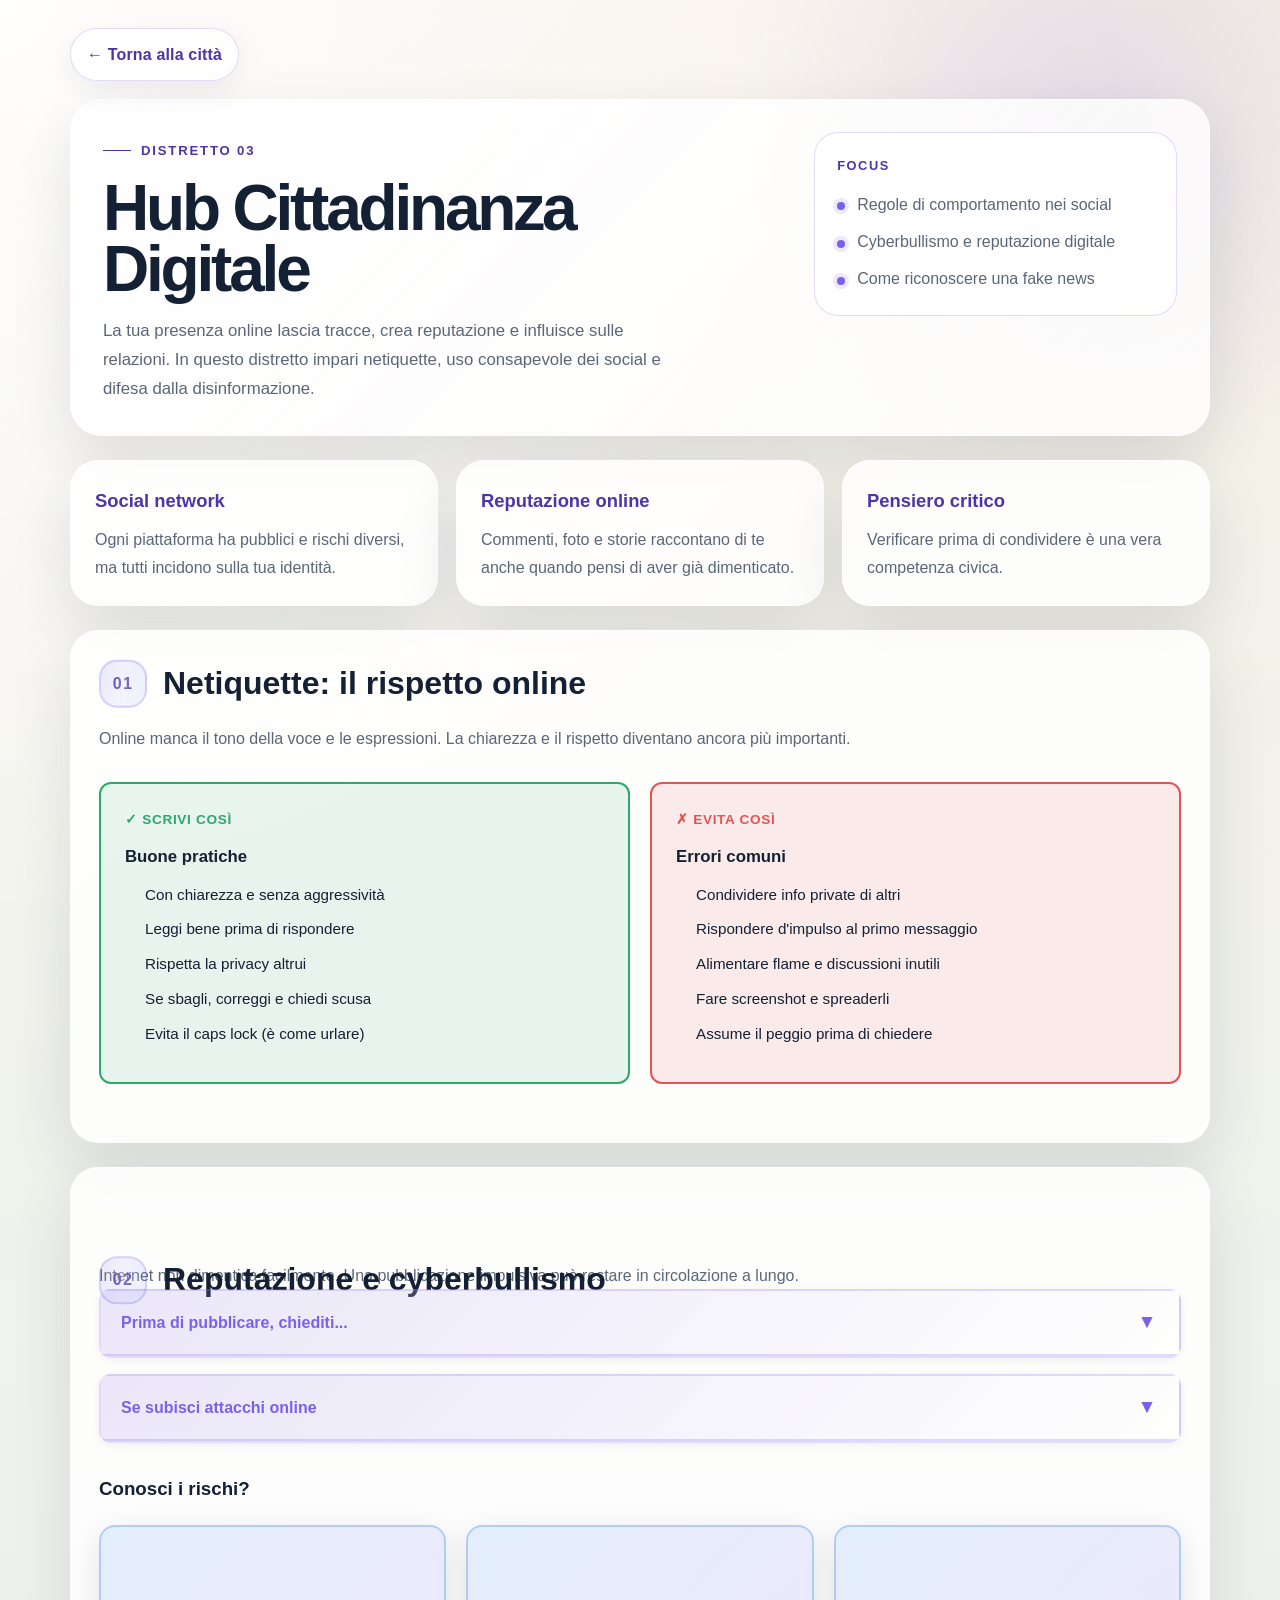
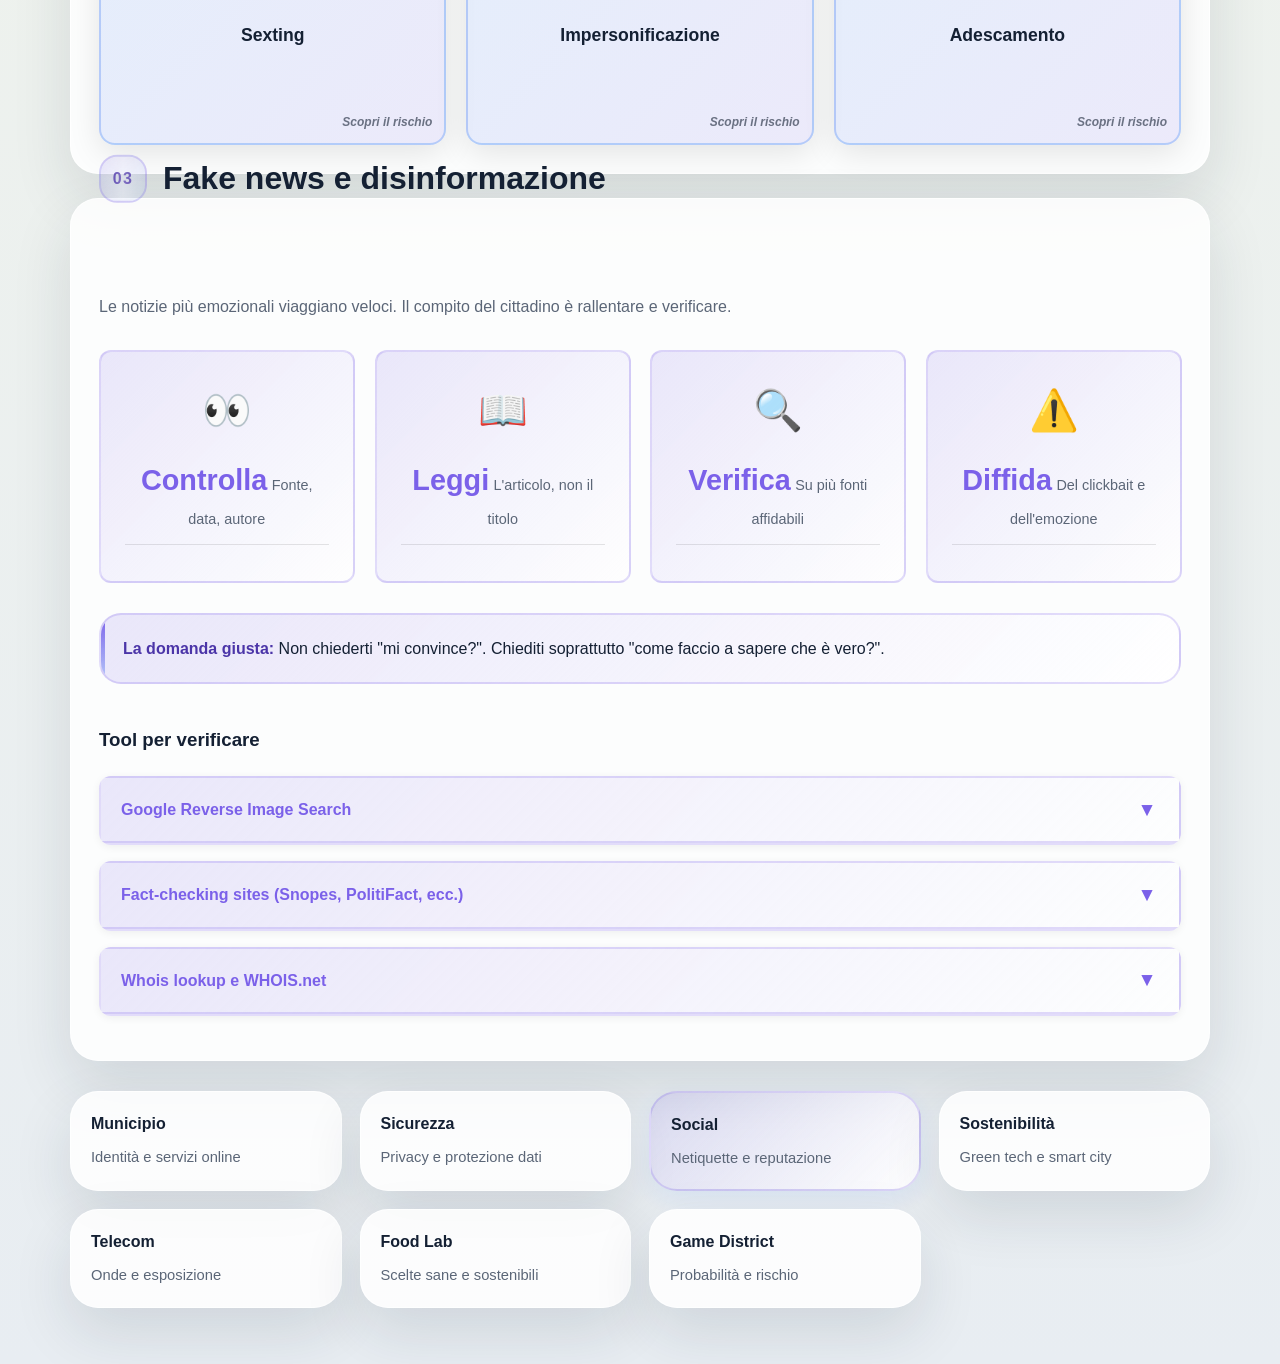
<file: pages/social.html>
<!DOCTYPE html>
<html lang="it">
<head>
    <meta charset="UTF-8">
    <meta name="viewport" content="width=device-width, initial-scale=1.0">
    <title>Hub Cittadinanza Digitale</title>
    <link rel="stylesheet" href="../assets/css/pages.css">
    <link rel="stylesheet" href="../assets/css/interactive.css">
</head>
<body style="--topic:#7b61e9;--topic-strong:#4b35a8;--topic-soft:rgba(123,97,233,0.14);--topic-line:rgba(123,97,233,0.22);">
    <div class="page-shell">
        <a class="back-link" href="#" onclick="window.close(); return false;">&larr; Torna alla citt&agrave;</a>

        <header class="topic-hero">
            <div class="hero-grid">
                <div>
                    <p class="eyebrow">Distretto 03</p>
                    <h1>Hub Cittadinanza Digitale</h1>
                    <p class="hero-copy">
                        La tua presenza online lascia tracce, crea reputazione e influisce sulle relazioni.
                        In questo distretto impari netiquette, uso consapevole dei social e difesa dalla disinformazione.
                    </p>
                </div>
                <aside class="hero-panel">
                    <span class="panel-label">Focus</span>
                    <ul class="compact-list">
                        <li>Regole di comportamento nei social</li>
                        <li>Cyberbullismo e reputazione digitale</li>
                        <li>Come riconoscere una fake news</li>
                    </ul>
                </aside>
            </div>
        </header>

        <main class="content-stack">
            <section class="overview-grid reveal-on-scroll">
                <article class="info-card reveal-on-scroll">
                    <h2>Social network</h2>
                    <p>Ogni piattaforma ha pubblici e rischi diversi, ma tutti incidono sulla tua identità.</p>
                </article>
                <article class="info-card reveal-on-scroll">
                    <h2>Reputazione online</h2>
                    <p>Commenti, foto e storie raccontano di te anche quando pensi di aver già dimenticato.</p>
                </article>
                <article class="info-card reveal-on-scroll">
                    <h2>Pensiero critico</h2>
                    <p>Verificare prima di condividere è una vera competenza civica.</p>
                </article>
            </section>

            <!-- SEZIONE 1: NETIQUETTE -->
            <section class="topic-section reveal-on-scroll">
                <div class="section-head">
                    <span class="section-number">01</span>
                    <h2>Netiquette: il rispetto online</h2>
                </div>
                <p>Online manca il tono della voce e le espressioni. La chiarezza e il rispetto diventano ancora più importanti.</p>
                
                <div class="comparison">
                    <div class="comparison-item do reveal-on-scroll">
                        <div class="comparison-item-label">✓ Scrivi così</div>
                        <h3>Buone pratiche</h3>
                        <ul class="stagger-list">
                            <li>Con chiarezza e senza aggressività</li>
                            <li>Leggi bene prima di rispondere</li>
                            <li>Rispetta la privacy altrui</li>
                            <li>Se sbagli, correggi e chiedi scusa</li>
                            <li>Evita il caps lock (è come urlare)</li>
                        </ul>
                    </div>

                    <div class="comparison-item dont reveal-on-scroll">
                        <div class="comparison-item-label">✗ Evita così</div>
                        <h3>Errori comuni</h3>
                        <ul class="stagger-list">
                            <li>Condividere info private di altri</li>
                            <li>Rispondere d'impulso al primo messaggio</li>
                            <li>Alimentare flame e discussioni inutili</li>
                            <li>Fare screenshot e spreaderli</li>
                            <li>Assume il peggio prima di chiedere</li>
                        </ul>
                    </div>
                </div>
            </section>

            <!-- SEZIONE 2: REPUTAZIONE E CYBERBULLISMO -->
            <section class="topic-section reveal-on-scroll">
                <div class="section-head">
                    <span class="section-number">02</span>
                    <h2>Reputazione e cyberbullismo</h2>
                </div>
                <p>Internet non dimentica facilmente. Una pubblicazione impulsiva può restare in circolazione a lungo.</p>
                
                <div class="accordion-section reveal-on-scroll">
                    <div class="accordion-header">
                        <span>Prima di pubblicare, chiediti...</span>
                        <div class="accordion-icon">▼</div>
                    </div>
                    <div class="accordion-content">
                        <ul style="margin: 0; padding-left: 20px;">
                            <li>Quel contenuto mi rappresenta davvero?</li>
                            <li>Potrebbe umiliare me o altri?</li>
                            <li>Come mi sentirei a rivederlo tra 5 anni?</li>
                            <li>Ho controllato le impostazioni di privacy?</li>
                            <li>Potrebbero usarlo fuori contesto?</li>
                        </ul>
                    </div>
                </div>

                <div class="accordion-section reveal-on-scroll">
                    <div class="accordion-header">
                        <span>Se subisci attacchi online</span>
                        <div class="accordion-icon">▼</div>
                    </div>
                    <div class="accordion-content">
                        <p><strong>Non reagire d'impulso:</strong> Blocca, salva prove e screenshot.</p>
                        <p><strong>Segnala:</strong> Usa i tool della piattaforma per denunciare il contenuto.</p>
                        <p><strong>Chiedi aiuto:</strong> Coinvolgi un adulto o un referente di fiducia.</p>
                        <p><strong>Da ricordare:</strong> Il cyberbullismo non è "meno grave" perché online. Può essere ripetuto, pubblico e molto difficile da fermare.</p>
                    </div>
                </div>

                <h3 style="margin-top: 30px; margin-bottom: 20px;">Conosci i rischi?</h3>
                <div style="display: grid; grid-template-columns: repeat(auto-fit, minmax(250px, 1fr)); gap: 20px;">
                    <div class="flip-card-container reveal-on-scroll">
                        <div class="flip-card">
                            <div class="flip-card-front">
                                <div>
                                    <strong>Sexting</strong>
                                    <div class="flip-card-hint">Scopri il rischio</div>
                                </div>
                            </div>
                            <div class="flip-card-back">
                                <div>
                                    <small>Una foto intima condivisa può finire ovunque. Una volta online, non è più tua. Potrebbero usarla per ricattarti (sextortion).</small>
                                </div>
                            </div>
                        </div>
                    </div>

                    <div class="flip-card-container reveal-on-scroll">
                        <div class="flip-card">
                            <div class="flip-card-front">
                                <div>
                                    <strong>Impersonificazione</strong>
                                    <div class="flip-card-hint">Scopri il rischio</div>
                                </div>
                            </div>
                            <div class="flip-card-back">
                                <div>
                                    <small>Qualcuno crea un profilo falso con il tuo nome e foto. Può danneggiare la tua reputazione in pochi minuti.</small>
                                </div>
                            </div>
                        </div>
                    </div>

                    <div class="flip-card-container reveal-on-scroll">
                        <div class="flip-card">
                            <div class="flip-card-front">
                                <div>
                                    <strong>Adescamento</strong>
                                    <div class="flip-card-hint">Scopri il rischio</div>
                                </div>
                            </div>
                            <div class="flip-card-back">
                                <div>
                                    <small>Adulti che si fingono tuoi coetanei per guadagnare fiducia e spingerti a condividere foto o incontri.</small>
                                </div>
                            </div>
                        </div>
                    </div>
                </div>
            </section>

            <!-- SEZIONE 3: FAKE NEWS -->
            <section class="topic-section reveal-on-scroll">
                <div class="section-head">
                    <span class="section-number">03</span>
                    <h2>Fake news e disinformazione</h2>
                </div>
                <p>Le notizie più emozionali viaggiano veloci. Il compito del cittadino è rallentare e verificare.</p>
                
                <div class="infographic">
                    <div class="infographic-item reveal-on-scroll">
                        <span class="infographic-icon">👀</span>
                        <span class="infographic-value">Controlla</span>
                        <span class="infographic-label">Fonte, data, autore</span>
                        <div class="infographic-detail">Chi lo dice? Quando? Dove? Perché?</div>
                    </div>

                    <div class="infographic-item reveal-on-scroll">
                        <span class="infographic-icon">📖</span>
                        <span class="infographic-value">Leggi</span>
                        <span class="infographic-label">L'articolo, non il titolo</span>
                        <div class="infographic-detail">Il titolo è spesso costruito per clickbait</div>
                    </div>

                    <div class="infographic-item reveal-on-scroll">
                        <span class="infographic-icon">🔍</span>
                        <span class="infographic-value">Verifica</span>
                        <span class="infographic-label">Su più fonti affidabili</span>
                        <div class="infographic-detail">Una fonte sola non basta mai</div>
                    </div>

                    <div class="infographic-item reveal-on-scroll">
                        <span class="infographic-icon">⚠️</span>
                        <span class="infographic-value">Diffida</span>
                        <span class="infographic-label">Del clickbait e dell'emozione</span>
                        <div class="infographic-detail">Se costruito solo per indignare, è sospetto</div>
                    </div>
                </div>

                <div class="callout reveal-on-scroll" style="margin-top: 30px;">
                    <strong>La domanda giusta:</strong> Non chiederti "mi convince?". Chiediti soprattutto "come faccio a sapere che è vero?".
                </div>

                <h3 style="margin-top: 40px; margin-bottom: 20px;">Tool per verificare</h3>
                <div class="accordion-section reveal-on-scroll">
                    <div class="accordion-header">
                        <span>Google Reverse Image Search</span>
                        <div class="accordion-icon">▼</div>
                    </div>
                    <div class="accordion-content">
                        <p>Carica una foto e scopri dove l'hai già vista online. Molte fake news riutilizzano immagini vecchie fuori contesto.</p>
                    </div>
                </div>

                <div class="accordion-section reveal-on-scroll">
                    <div class="accordion-header">
                        <span>Fact-checking sites (Snopes, PolitiFact, ecc.)</span>
                        <div class="accordion-icon">▼</div>
                    </div>
                    <div class="accordion-content">
                        <p>Siti specializzati che verificano affermazioni virali e spiegano se sono vere, false o fuorvianti.</p>
                    </div>
                </div>

                <div class="accordion-section reveal-on-scroll">
                    <div class="accordion-header">
                        <span>Whois lookup e WHOIS.net</span>
                        <div class="accordion-icon">▼</div>
                    </div>
                    <div class="accordion-content">
                        <p>Scopri chi possiede un sito web e quando è stato creato. I siti truffa spesso sono nuovi.</p>
                    </div>
                </div>
            </section>

            <nav class="district-nav" aria-label="Altri quartieri">
                <a class="district-link" href="municipio.html"><strong>Municipio</strong><span>Identit&agrave; e servizi online</span></a>
                <a class="district-link" href="sicurezza.html"><strong>Sicurezza</strong><span>Privacy e protezione dati</span></a>
                <a class="district-link is-active" href="social.html" aria-current="page"><strong>Social</strong><span>Netiquette e reputazione</span></a>
                <a class="district-link" href="sostenibilita.html"><strong>Sostenibilit&agrave;</strong><span>Green tech e smart city</span></a>
                <a class="district-link" href="telecomunicazioni.html"><strong>Telecom</strong><span>Onde e esposizione</span></a>
                <a class="district-link" href="alimentazione.html"><strong>Food Lab</strong><span>Scelte sane e sostenibili</span></a>
                <a class="district-link" href="gioco.html"><strong>Game District</strong><span>Probabilit&agrave; e rischio</span></a>
            </nav>
        </main>
    </div>

    <!-- Script Interattivo -->
    <script src="../assets/js/interactive.js"></script>

    <!-- Service Worker Registration for Model Caching -->
    <script>
        if ('serviceWorker' in navigator) {
            navigator.serviceWorker.register('../service-worker.js')
                .then(registration => {
                    console.log('Service Worker registrato:', registration);
                })
                .catch(error => {
                    console.log('Errore registrazione Service Worker:', error);
                });
        }
    </script>
</body>
</html>
</file>
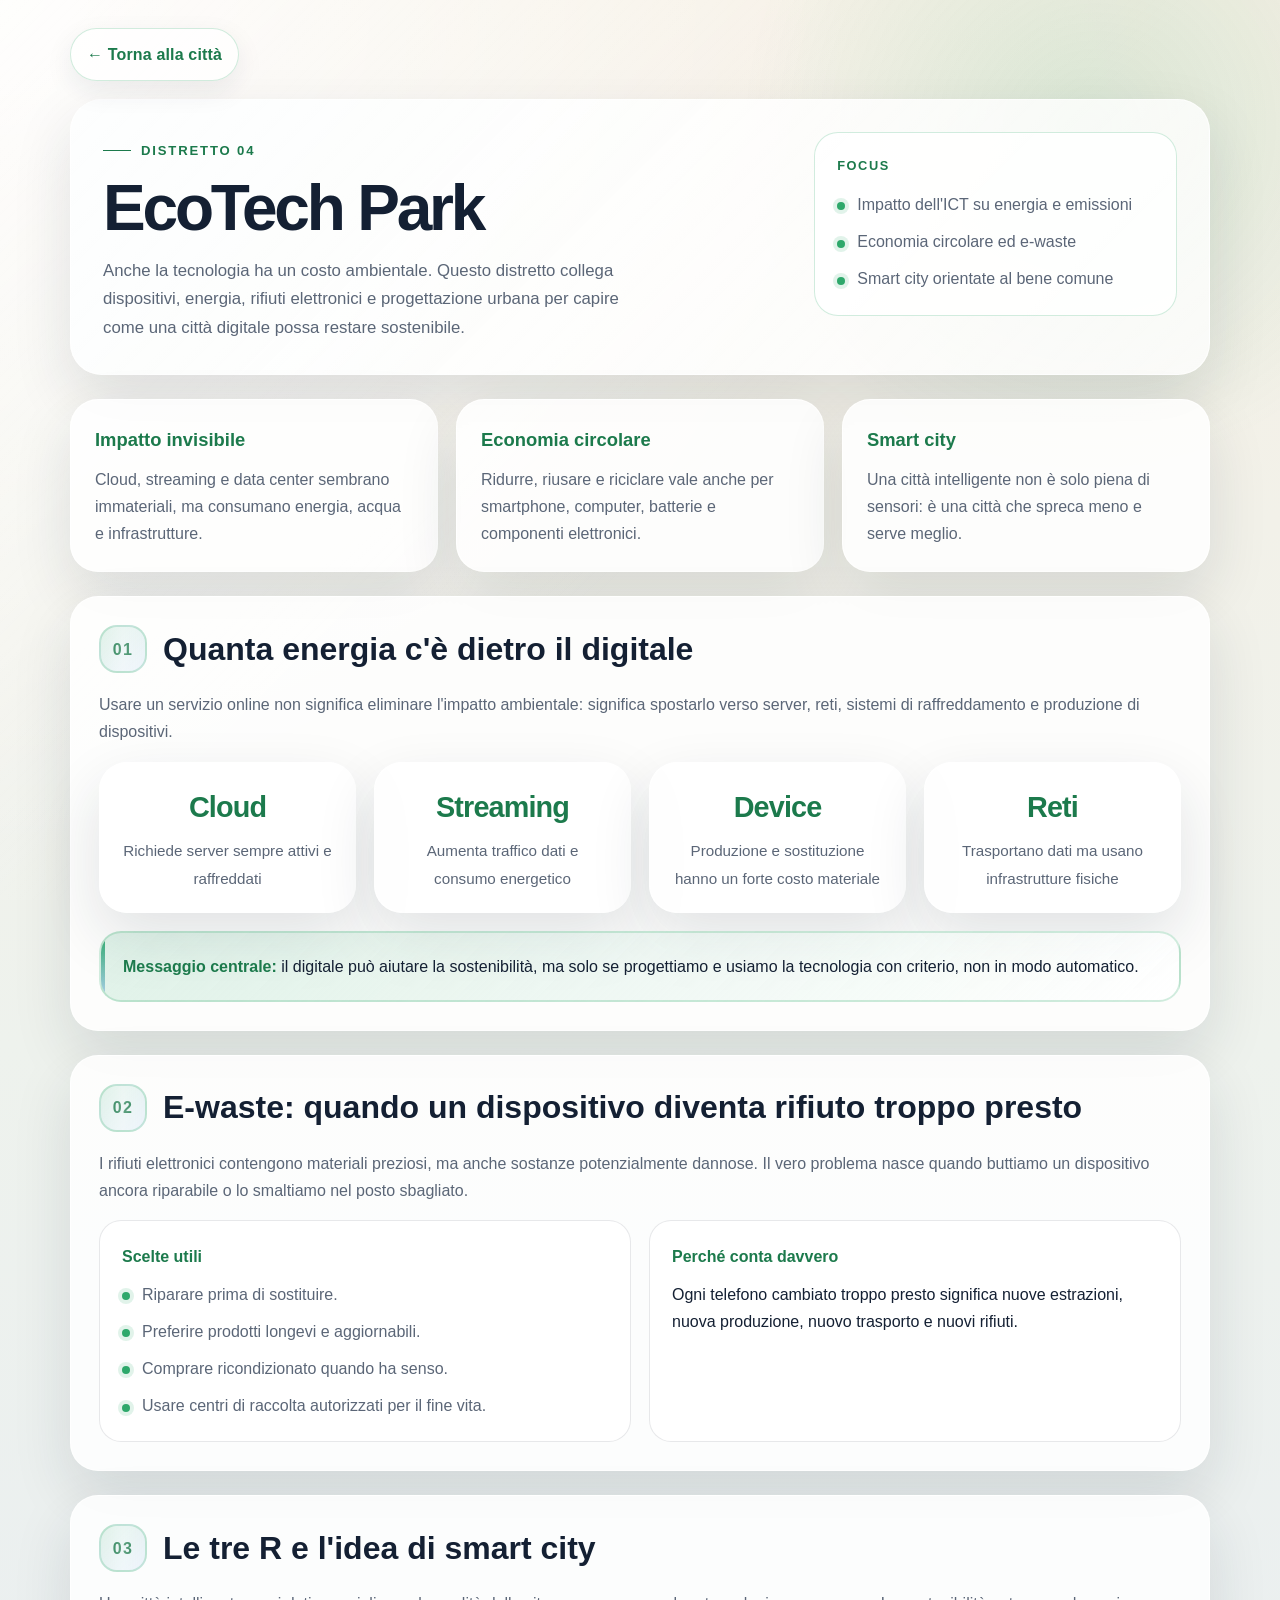
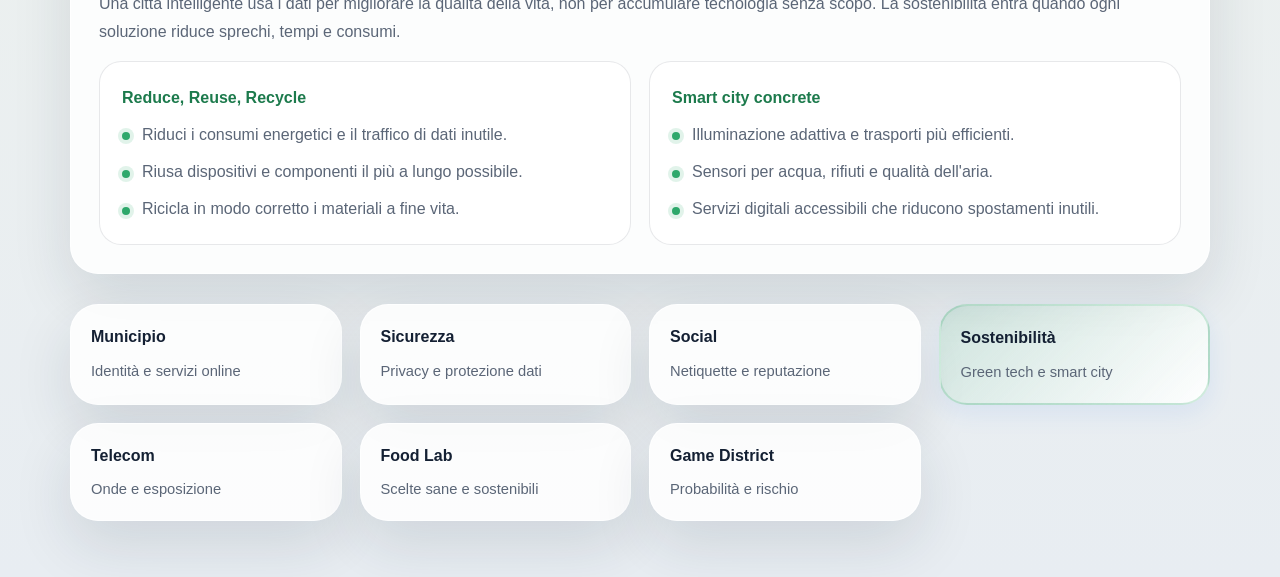
<file: pages/sostenibilita.html>
<!DOCTYPE html>
<html lang="it">
<head>
    <meta charset="UTF-8">
    <meta name="viewport" content="width=device-width, initial-scale=1.0">
    <title>EcoTech Park</title>
    <link rel="stylesheet" href="../assets/css/pages.css">
</head>
<body style="--topic:#2ea86b;--topic-strong:#1c7a4c;--topic-soft:rgba(46,168,107,0.14);--topic-line:rgba(46,168,107,0.22);">
    <div class="page-shell">
        <a class="back-link" href="#" onclick="window.close(); return false;">&larr; Torna alla citt&agrave;</a>

        <header class="topic-hero">
            <div class="hero-grid">
                <div>
                    <p class="eyebrow">Distretto 04</p>
                    <h1>EcoTech Park</h1>
                    <p class="hero-copy">
                        Anche la tecnologia ha un costo ambientale. Questo distretto collega dispositivi, energia,
                        rifiuti elettronici e progettazione urbana per capire come una citt&agrave; digitale possa restare sostenibile.
                    </p>
                </div>
                <aside class="hero-panel">
                    <span class="panel-label">Focus</span>
                    <ul class="compact-list">
                        <li>Impatto dell'ICT su energia e emissioni</li>
                        <li>Economia circolare ed e-waste</li>
                        <li>Smart city orientate al bene comune</li>
                    </ul>
                </aside>
            </div>
        </header>

        <main class="content-stack">
            <section class="overview-grid">
                <article class="info-card">
                    <h2>Impatto invisibile</h2>
                    <p>Cloud, streaming e data center sembrano immateriali, ma consumano energia, acqua e infrastrutture.</p>
                </article>
                <article class="info-card">
                    <h2>Economia circolare</h2>
                    <p>Ridurre, riusare e riciclare vale anche per smartphone, computer, batterie e componenti elettronici.</p>
                </article>
                <article class="info-card">
                    <h2>Smart city</h2>
                    <p>Una citt&agrave; intelligente non &egrave; solo piena di sensori: &egrave; una citt&agrave; che spreca meno e serve meglio.</p>
                </article>
            </section>

            <section class="topic-section">
                <div class="section-head">
                    <span class="section-number">01</span>
                    <h2>Quanta energia c'&egrave; dietro il digitale</h2>
                </div>
                <p>
                    Usare un servizio online non significa eliminare l'impatto ambientale: significa spostarlo verso server,
                    reti, sistemi di raffreddamento e produzione di dispositivi.
                </p>
                <div class="metric-grid">
                    <article class="metric-card"><span class="metric-value">Cloud</span><span class="metric-label">Richiede server sempre attivi e raffreddati</span></article>
                    <article class="metric-card"><span class="metric-value">Streaming</span><span class="metric-label">Aumenta traffico dati e consumo energetico</span></article>
                    <article class="metric-card"><span class="metric-value">Device</span><span class="metric-label">Produzione e sostituzione hanno un forte costo materiale</span></article>
                    <article class="metric-card"><span class="metric-value">Reti</span><span class="metric-label">Trasportano dati ma usano infrastrutture fisiche</span></article>
                </div>
                <div class="callout">
                    <strong>Messaggio centrale:</strong> il digitale pu&ograve; aiutare la sostenibilit&agrave;, ma solo se
                    progettiamo e usiamo la tecnologia con criterio, non in modo automatico.
                </div>
            </section>

            <section class="topic-section">
                <div class="section-head">
                    <span class="section-number">02</span>
                    <h2>E-waste: quando un dispositivo diventa rifiuto troppo presto</h2>
                </div>
                <p>
                    I rifiuti elettronici contengono materiali preziosi, ma anche sostanze potenzialmente dannose.
                    Il vero problema nasce quando buttiamo un dispositivo ancora riparabile o lo smaltiamo nel posto sbagliato.
                </p>
                <div class="split-grid">
                    <div class="text-block">
                        <h3>Scelte utili</h3>
                        <ul class="bullet-list">
                            <li>Riparare prima di sostituire.</li>
                            <li>Preferire prodotti longevi e aggiornabili.</li>
                            <li>Comprare ricondizionato quando ha senso.</li>
                            <li>Usare centri di raccolta autorizzati per il fine vita.</li>
                        </ul>
                    </div>
                    <div class="fact-card">
                        <h3>Perch&eacute; conta davvero</h3>
                        <p>Ogni telefono cambiato troppo presto significa nuove estrazioni, nuova produzione, nuovo trasporto e nuovi rifiuti.</p>
                    </div>
                </div>
            </section>

            <section class="topic-section">
                <div class="section-head">
                    <span class="section-number">03</span>
                    <h2>Le tre R e l'idea di smart city</h2>
                </div>
                <p>
                    Una citt&agrave; intelligente usa i dati per migliorare la qualit&agrave; della vita, non per accumulare tecnologia senza scopo.
                    La sostenibilit&agrave; entra quando ogni soluzione riduce sprechi, tempi e consumi.
                </p>
                <div class="split-grid">
                    <div class="text-block">
                        <h3>Reduce, Reuse, Recycle</h3>
                        <ul class="bullet-list">
                            <li>Riduci i consumi energetici e il traffico di dati inutile.</li>
                            <li>Riusa dispositivi e componenti il pi&ugrave; a lungo possibile.</li>
                            <li>Ricicla in modo corretto i materiali a fine vita.</li>
                        </ul>
                    </div>
                    <div class="text-block">
                        <h3>Smart city concrete</h3>
                        <ul class="bullet-list">
                            <li>Illuminazione adattiva e trasporti pi&ugrave; efficienti.</li>
                            <li>Sensori per acqua, rifiuti e qualit&agrave; dell'aria.</li>
                            <li>Servizi digitali accessibili che riducono spostamenti inutili.</li>
                        </ul>
                    </div>
                </div>
            </section>

            <nav class="district-nav" aria-label="Altri quartieri">
                <a class="district-link" href="municipio.html"><strong>Municipio</strong><span>Identit&agrave; e servizi online</span></a>
                <a class="district-link" href="sicurezza.html"><strong>Sicurezza</strong><span>Privacy e protezione dati</span></a>
                <a class="district-link" href="social.html"><strong>Social</strong><span>Netiquette e reputazione</span></a>
                <a class="district-link is-active" href="sostenibilita.html" aria-current="page"><strong>Sostenibilit&agrave;</strong><span>Green tech e smart city</span></a>
                <a class="district-link" href="telecomunicazioni.html"><strong>Telecom</strong><span>Onde e esposizione</span></a>
                <a class="district-link" href="alimentazione.html"><strong>Food Lab</strong><span>Scelte sane e sostenibili</span></a>
                <a class="district-link" href="gioco.html"><strong>Game District</strong><span>Probabilit&agrave; e rischio</span></a>
            </nav>
        </main>
    </div>

    <!-- Service Worker Registration for Model Caching -->
    <script>
        if ('serviceWorker' in navigator) {
            navigator.serviceWorker.register('../service-worker.js')
                .then(registration => {
                    console.log('Service Worker registrato:', registration);
                })
                .catch(error => {
                    console.log('Errore registrazione Service Worker:', error);
                });
        }
    </script>
</body>
</html>
</file>
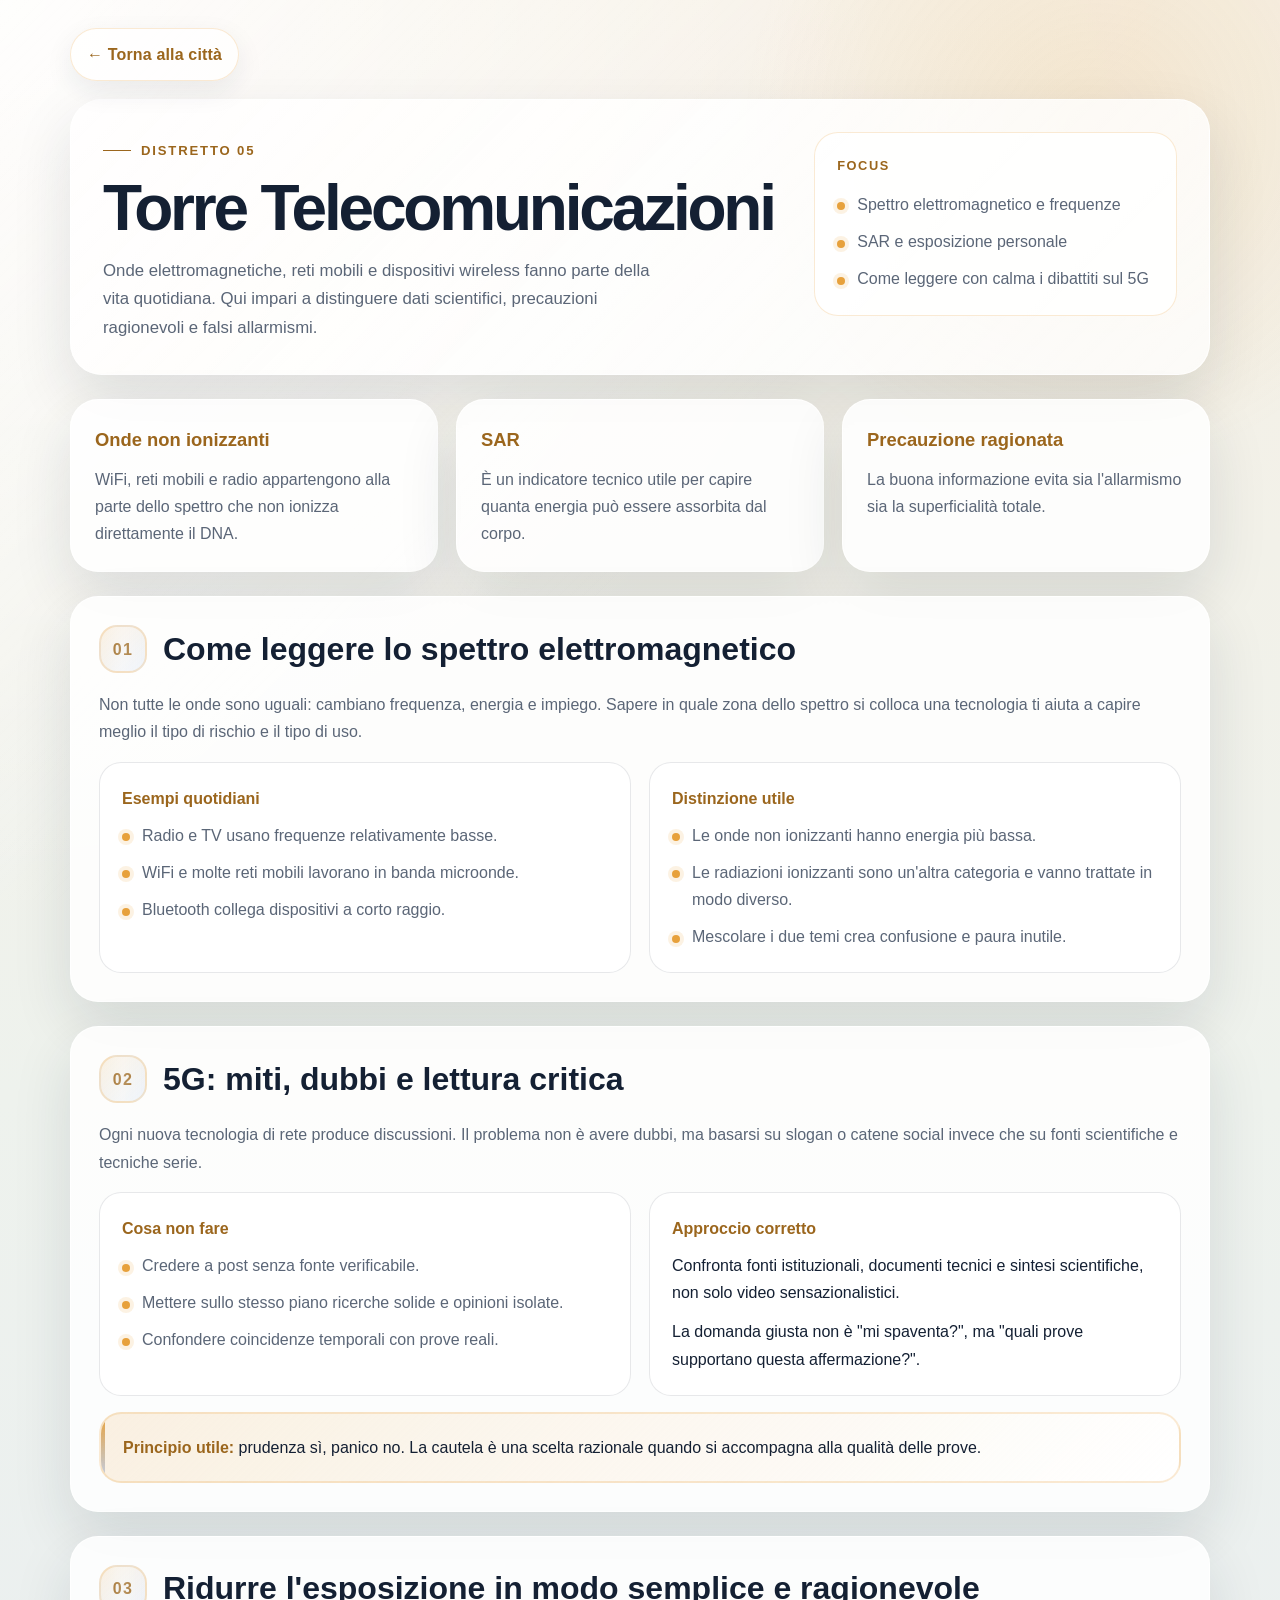
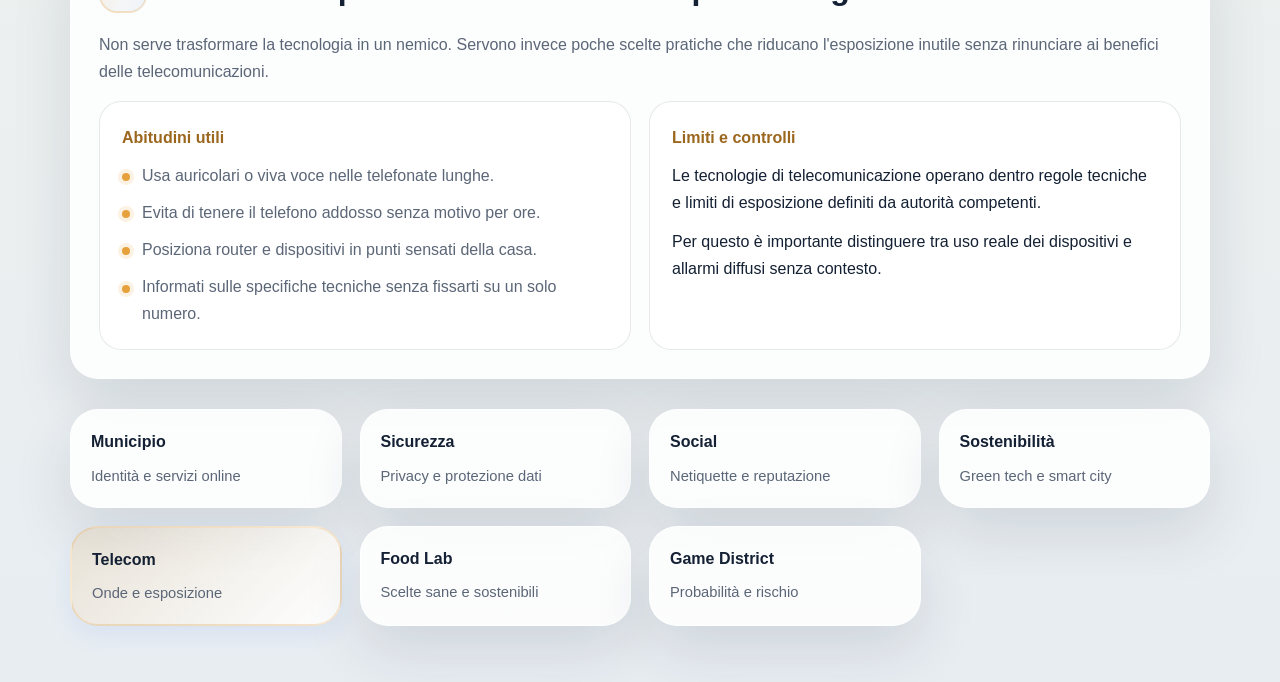
<file: pages/telecomunicazioni.html>
<!DOCTYPE html>
<html lang="it">
<head>
    <meta charset="UTF-8">
    <meta name="viewport" content="width=device-width, initial-scale=1.0">
    <title>Torre Telecomunicazioni</title>
    <link rel="stylesheet" href="../assets/css/pages.css">
</head>
<body style="--topic:#e7a13c;--topic-strong:#9b661d;--topic-soft:rgba(231,161,60,0.14);--topic-line:rgba(231,161,60,0.22);">
    <div class="page-shell">
        <a class="back-link" href="#" onclick="window.close(); return false;">&larr; Torna alla citt&agrave;</a>

        <header class="topic-hero">
            <div class="hero-grid">
                <div>
                    <p class="eyebrow">Distretto 05</p>
                    <h1>Torre Telecomunicazioni</h1>
                    <p class="hero-copy">
                        Onde elettromagnetiche, reti mobili e dispositivi wireless fanno parte della vita quotidiana.
                        Qui impari a distinguere dati scientifici, precauzioni ragionevoli e falsi allarmismi.
                    </p>
                </div>
                <aside class="hero-panel">
                    <span class="panel-label">Focus</span>
                    <ul class="compact-list">
                        <li>Spettro elettromagnetico e frequenze</li>
                        <li>SAR e esposizione personale</li>
                        <li>Come leggere con calma i dibattiti sul 5G</li>
                    </ul>
                </aside>
            </div>
        </header>

        <main class="content-stack">
            <section class="overview-grid">
                <article class="info-card">
                    <h2>Onde non ionizzanti</h2>
                    <p>WiFi, reti mobili e radio appartengono alla parte dello spettro che non ionizza direttamente il DNA.</p>
                </article>
                <article class="info-card">
                    <h2>SAR</h2>
                    <p>&Egrave; un indicatore tecnico utile per capire quanta energia pu&ograve; essere assorbita dal corpo.</p>
                </article>
                <article class="info-card">
                    <h2>Precauzione ragionata</h2>
                    <p>La buona informazione evita sia l'allarmismo sia la superficialit&agrave; totale.</p>
                </article>
            </section>

            <section class="topic-section">
                <div class="section-head">
                    <span class="section-number">01</span>
                    <h2>Come leggere lo spettro elettromagnetico</h2>
                </div>
                <p>
                    Non tutte le onde sono uguali: cambiano frequenza, energia e impiego. Sapere in quale zona dello spettro
                    si colloca una tecnologia ti aiuta a capire meglio il tipo di rischio e il tipo di uso.
                </p>
                <div class="split-grid">
                    <div class="text-block">
                        <h3>Esempi quotidiani</h3>
                        <ul class="bullet-list">
                            <li>Radio e TV usano frequenze relativamente basse.</li>
                            <li>WiFi e molte reti mobili lavorano in banda microonde.</li>
                            <li>Bluetooth collega dispositivi a corto raggio.</li>
                        </ul>
                    </div>
                    <div class="text-block">
                        <h3>Distinzione utile</h3>
                        <ul class="bullet-list">
                            <li>Le onde non ionizzanti hanno energia pi&ugrave; bassa.</li>
                            <li>Le radiazioni ionizzanti sono un'altra categoria e vanno trattate in modo diverso.</li>
                            <li>Mescolare i due temi crea confusione e paura inutile.</li>
                        </ul>
                    </div>
                </div>
            </section>

            <section class="topic-section">
                <div class="section-head">
                    <span class="section-number">02</span>
                    <h2>5G: miti, dubbi e lettura critica</h2>
                </div>
                <p>
                    Ogni nuova tecnologia di rete produce discussioni. Il problema non &egrave; avere dubbi, ma basarsi su
                    slogan o catene social invece che su fonti scientifiche e tecniche serie.
                </p>
                <div class="split-grid">
                    <div class="text-block">
                        <h3>Cosa non fare</h3>
                        <ul class="bullet-list">
                            <li>Credere a post senza fonte verificabile.</li>
                            <li>Mettere sullo stesso piano ricerche solide e opinioni isolate.</li>
                            <li>Confondere coincidenze temporali con prove reali.</li>
                        </ul>
                    </div>
                    <div class="fact-card">
                        <h3>Approccio corretto</h3>
                        <p>Confronta fonti istituzionali, documenti tecnici e sintesi scientifiche, non solo video sensazionalistici.</p>
                        <p>La domanda giusta non &egrave; "mi spaventa?", ma "quali prove supportano questa affermazione?".</p>
                    </div>
                </div>
                <div class="callout">
                    <strong>Principio utile:</strong> prudenza s&igrave;, panico no. La cautela &egrave; una scelta razionale
                    quando si accompagna alla qualit&agrave; delle prove.
                </div>
            </section>

            <section class="topic-section">
                <div class="section-head">
                    <span class="section-number">03</span>
                    <h2>Ridurre l'esposizione in modo semplice e ragionevole</h2>
                </div>
                <p>
                    Non serve trasformare la tecnologia in un nemico. Servono invece poche scelte pratiche che riducano
                    l'esposizione inutile senza rinunciare ai benefici delle telecomunicazioni.
                </p>
                <div class="split-grid">
                    <div class="text-block">
                        <h3>Abitudini utili</h3>
                        <ul class="bullet-list">
                            <li>Usa auricolari o viva voce nelle telefonate lunghe.</li>
                            <li>Evita di tenere il telefono addosso senza motivo per ore.</li>
                            <li>Posiziona router e dispositivi in punti sensati della casa.</li>
                            <li>Informati sulle specifiche tecniche senza fissarti su un solo numero.</li>
                        </ul>
                    </div>
                    <div class="fact-card">
                        <h3>Limiti e controlli</h3>
                        <p>Le tecnologie di telecomunicazione operano dentro regole tecniche e limiti di esposizione definiti da autorit&agrave; competenti.</p>
                        <p>Per questo &egrave; importante distinguere tra uso reale dei dispositivi e allarmi diffusi senza contesto.</p>
                    </div>
                </div>
            </section>

            <nav class="district-nav" aria-label="Altri quartieri">
                <a class="district-link" href="municipio.html"><strong>Municipio</strong><span>Identit&agrave; e servizi online</span></a>
                <a class="district-link" href="sicurezza.html"><strong>Sicurezza</strong><span>Privacy e protezione dati</span></a>
                <a class="district-link" href="social.html"><strong>Social</strong><span>Netiquette e reputazione</span></a>
                <a class="district-link" href="sostenibilita.html"><strong>Sostenibilit&agrave;</strong><span>Green tech e smart city</span></a>
                <a class="district-link is-active" href="telecomunicazioni.html" aria-current="page"><strong>Telecom</strong><span>Onde e esposizione</span></a>
                <a class="district-link" href="alimentazione.html"><strong>Food Lab</strong><span>Scelte sane e sostenibili</span></a>
                <a class="district-link" href="gioco.html"><strong>Game District</strong><span>Probabilit&agrave; e rischio</span></a>
            </nav>
        </main>
    </div>

    <!-- Service Worker Registration for Model Caching -->
    <script>
        if ('serviceWorker' in navigator) {
            navigator.serviceWorker.register('../service-worker.js')
                .then(registration => {
                    console.log('Service Worker registrato:', registration);
                })
                .catch(error => {
                    console.log('Errore registrazione Service Worker:', error);
                });
        }
    </script>
</body>
</html>
</file>
<file: assets/css/pages.css>
* {
    box-sizing: border-box;
    margin: 0;
    padding: 0;
}

:root {
    --page-bg-top: #f6f0e5;
    --page-bg-mid: #eef2ed;
    --page-bg-bottom: #e8edf2;
    --paper: rgba(255, 255, 255, 0.84);
    --paper-strong: rgba(255, 255, 255, 0.94);
    --ink: #142033;
    --muted: #5b6677;
    --line: rgba(20, 32, 51, 0.1);
    --shadow: 0 24px 60px rgba(27, 39, 61, 0.12);
    --topic: #3b82f6;
    --topic-strong: #2448a8;
    --topic-soft: rgba(59, 130, 246, 0.12);
    --topic-line: rgba(59, 130, 246, 0.22);
}

html {
    scroll-behavior: smooth;
}

/* ========== ANIMAZIONI GLOBALI ========== */
@keyframes fadeInDown {
    from {
        opacity: 0;
        transform: translateY(-20px);
    }
    to {
        opacity: 1;
        transform: translateY(0);
    }
}

@keyframes fadeInUp {
    from {
        opacity: 0;
        transform: translateY(30px);
    }
    to {
        opacity: 1;
        transform: translateY(0);
    }
}

@keyframes slideInLeft {
    from {
        opacity: 0;
        transform: translateX(-40px);
    }
    to {
        opacity: 1;
        transform: translateX(0);
    }
}

@keyframes slideInRight {
    from {
        opacity: 0;
        transform: translateX(40px);
    }
    to {
        opacity: 1;
        transform: translateX(0);
    }
}

@keyframes scaleIn {
    from {
        opacity: 0;
        transform: scale(0.92);
    }
    to {
        opacity: 1;
        transform: scale(1);
    }
}

@keyframes pulse {
    0%, 100% {
        opacity: 1;
    }
    50% {
        opacity: 0.7;
    }
}

@keyframes shimmer {
    0% {
        background-position: -1000px 0;
    }
    100% {
        background-position: 1000px 0;
    }
}

body {
    min-height: 100vh;
    color: var(--ink);
    font-family: "Segoe UI Variable Text", "Segoe UI", "Trebuchet MS", sans-serif;
    line-height: 1.7;
    background:
        radial-gradient(circle at top left, rgba(255, 255, 255, 0.88), transparent 34%),
        linear-gradient(180deg, var(--page-bg-top) 0%, var(--page-bg-mid) 48%, var(--page-bg-bottom) 100%);
}

body::before {
    content: "";
    position: fixed;
    inset: 0;
    background:
        radial-gradient(circle at 85% 14%, var(--topic-soft), transparent 26%),
        linear-gradient(135deg, rgba(255, 255, 255, 0.38), rgba(255, 255, 255, 0) 55%);
    pointer-events: none;
    z-index: -1;
}

a {
    color: inherit;
}

.page-shell {
    max-width: 1180px;
    margin: 0 auto;
    padding: 28px 20px 56px;
}

.back-link {
    display: inline-flex;
    align-items: center;
    gap: 10px;
    padding: 12px 16px;
    border-radius: 999px;
    border: 1px solid var(--topic-line);
    background: rgba(255, 255, 255, 0.72);
    color: var(--topic-strong);
    text-decoration: none;
    font-weight: 700;
    letter-spacing: 0.01em;
    box-shadow: 0 10px 28px rgba(27, 39, 61, 0.08);
    transition: all 0.3s cubic-bezier(0.34, 1.56, 0.64, 1);
    animation: fadeInDown 0.6s ease-out;
}

.back-link:hover {
    transform: translateY(-4px);
    border-color: var(--topic);
    background: rgba(255, 255, 255, 0.92);
    box-shadow: 0 14px 40px rgba(59, 130, 246, 0.2);
}

.topic-hero {
    margin-top: 18px;
    padding: 32px;
    border-radius: 32px;
    background:
        linear-gradient(135deg, rgba(255, 255, 255, 0.94), rgba(255, 255, 255, 0.76)),
        linear-gradient(135deg, var(--topic-soft), transparent 50%);
    border: 1px solid rgba(255, 255, 255, 0.72);
    box-shadow: var(--shadow);
    animation: slideInUp 0.8s ease-out;
}

.hero-grid {
    display: grid;
    grid-template-columns: minmax(0, 1.8fr) minmax(260px, 0.95fr);
    gap: 24px;
    align-items: start;
}

.eyebrow {
    display: inline-flex;
    align-items: center;
    gap: 10px;
    margin-bottom: 16px;
    color: var(--topic-strong);
    font-size: 0.82rem;
    font-weight: 800;
    letter-spacing: 0.14em;
    text-transform: uppercase;
}

.eyebrow::before {
    content: "";
    width: 28px;
    height: 1px;
    background: currentColor;
}

.topic-hero h1 {
    font-family: "Bahnschrift", "Segoe UI Variable Display", "Trebuchet MS", sans-serif;
    font-size: clamp(2.3rem, 5vw, 4.5rem);
    line-height: 0.95;
    letter-spacing: -0.05em;
    margin-bottom: 18px;
}

.hero-copy {
    max-width: 60ch;
    color: var(--muted);
    font-size: 1.05rem;
}

.hero-panel {
    padding: 22px;
    border-radius: 24px;
    background: var(--paper);
    border: 1px solid var(--topic-line);
    box-shadow: inset 0 1px 0 rgba(255, 255, 255, 0.6);
}

.panel-label {
    display: block;
    margin-bottom: 14px;
    color: var(--topic-strong);
    font-size: 0.8rem;
    font-weight: 800;
    letter-spacing: 0.12em;
    text-transform: uppercase;
}

.compact-list,
.bullet-list {
    list-style: none;
}

.compact-list li,
.bullet-list li {
    position: relative;
    padding-left: 20px;
    color: var(--muted);
}

.compact-list li + li,
.bullet-list li + li {
    margin-top: 10px;
}

.compact-list li::before,
.bullet-list li::before {
    content: "";
    position: absolute;
    top: 0.72em;
    left: 0;
    width: 8px;
    height: 8px;
    border-radius: 999px;
    background: var(--topic);
    box-shadow: 0 0 0 4px var(--topic-soft);
}

.content-stack {
    display: grid;
    gap: 24px;
    margin-top: 24px;
}

.overview-grid,
.split-grid,
.metric-grid,
.district-nav {
    display: grid;
    gap: 18px;
}

.overview-grid {
    grid-template-columns: repeat(3, minmax(0, 1fr));
}

.info-card,
.topic-section,
.metric-card,
.district-link {
    border-radius: 28px;
    background: var(--paper);
    border: 1px solid rgba(255, 255, 255, 0.74);
    box-shadow: var(--shadow);
    transition: all 0.4s cubic-bezier(0.34, 1.56, 0.64, 1);
    animation: fadeInUp 0.7s ease-out;
}

.info-card {
    animation-delay: 0.1s;
    padding: 24px;
}

.info-card:nth-child(2) {
    animation-delay: 0.2s;
}

.info-card:nth-child(3) {
    animation-delay: 0.3s;
}

.info-card:hover {
    transform: translateY(-8px);
    box-shadow: 0 20px 50px rgba(59, 130, 246, 0.15);
    border-color: var(--topic-line);
}

.info-card h2 {
    margin-bottom: 10px;
    color: var(--topic-strong);
    font-size: 1.15rem;
}

.info-card p {
    color: var(--muted);
}

.topic-section {
    padding: 28px;
    animation: fadeInUp 0.7s ease-out;
}

.topic-section:nth-of-type(1) {
    animation-delay: 0.4s;
}

.topic-section:nth-of-type(2) {
    animation-delay: 0.5s;
}

.topic-section:nth-of-type(3) {
    animation-delay: 0.6s;
}

.section-head {
    display: flex;
    align-items: center;
    gap: 16px;
    margin-bottom: 18px;
}

.section-number {
    display: inline-flex;
    align-items: center;
    justify-content: center;
    width: 48px;
    height: 48px;
    border-radius: 18px;
    background: linear-gradient(135deg, var(--topic-soft), rgba(59, 130, 246, 0.08));
    color: var(--topic-strong);
    font-family: "Bahnschrift", "Segoe UI Variable Display", "Trebuchet MS", sans-serif;
    font-size: 1rem;
    font-weight: 800;
    letter-spacing: 0.08em;
    border: 2px solid var(--topic-line);
    flex-shrink: 0;
    transition: all 0.4s cubic-bezier(0.34, 1.56, 0.64, 1);
    position: relative;
    overflow: hidden;
}

.section-number::before {
    content: "";
    position: absolute;
    inset: 0;
    background: linear-gradient(90deg, transparent, rgba(255,255,255,0.3), transparent);
    animation: shimmer 3s infinite;
}

.topic-section:hover .section-number {
    transform: scale(1.1) rotate(5deg);
    background: linear-gradient(135deg, var(--topic-soft), rgba(59, 130, 246, 0.15));
}

.topic-section h2 {
    font-size: clamp(1.45rem, 3vw, 2rem);
    line-height: 1.1;
}

.topic-section > p + p,
.topic-section > p + .callout,
.topic-section > p + .split-grid,
.topic-section > p + .metric-grid,
.topic-section > .callout + .split-grid,
.topic-section > .split-grid + .callout {
    margin-top: 16px;
}

.topic-section > p,
.text-block p {
    color: var(--muted);
}

.split-grid {
    grid-template-columns: repeat(2, minmax(0, 1fr));
    margin-top: 18px;
}

.text-block,
.fact-card {
    padding: 22px;
    border-radius: 22px;
    border: 1px solid var(--line);
    background: var(--paper-strong);
    transition: all 0.4s cubic-bezier(0.34, 1.56, 0.64, 1);
    position: relative;
    overflow: hidden;
}

.text-block::before,
.fact-card::before {
    content: "";
    position: absolute;
    top: -50%;
    left: -50%;
    width: 200%;
    height: 200%;
    background: radial-gradient(circle, rgba(255,255,255,0.3) 0%, transparent 70%);
    opacity: 0;
    transition: opacity 0.4s ease;
}

.split-grid > .text-block:first-child {
    animation: slideInLeft 0.7s ease-out;
}

.split-grid > .text-block:last-child,
.split-grid > .fact-card {
    animation: slideInRight 0.7s ease-out;
}

.text-block:hover,
.fact-card:hover {
    transform: translateY(-4px);
    box-shadow: 0 12px 32px rgba(59, 130, 246, 0.12);
    border-color: var(--topic-line);
}

.text-block h3,
.fact-card h3 {
    margin-bottom: 10px;
    color: var(--topic-strong);
    font-size: 1rem;
}

.fact-card p + p {
    margin-top: 12px;
}

.callout {
    margin-top: 18px;
    padding: 20px 22px;
    border-radius: 22px;
    background: linear-gradient(135deg, var(--topic-soft), rgba(255, 255, 255, 0.8));
    border: 2px solid var(--topic-line);
    color: var(--ink);
    animation: scaleIn 0.7s ease-out;
    transition: all 0.4s cubic-bezier(0.34, 1.56, 0.64, 1);
    position: relative;
    overflow: hidden;
}

.callout::before {
    content: "";
    position: absolute;
    left: 0;
    top: 0;
    width: 4px;
    height: 100%;
    background: linear-gradient(180deg, var(--topic), rgba(59, 130, 246, 0.3));
}

.callout:hover {
    box-shadow: 0 8px 24px rgba(59, 130, 246, 0.15);
    transform: translateX(4px);
}

.callout strong {
    color: var(--topic-strong);
}

.metric-grid {
    grid-template-columns: repeat(4, minmax(0, 1fr));
    margin-top: 18px;
}

.metric-card {
    padding: 20px;
    text-align: center;
    animation: scaleIn 0.6s ease-out;
}

.metric-card:nth-child(1) {
    animation-delay: 0.1s;
}

.metric-card:nth-child(2) {
    animation-delay: 0.2s;
}

.metric-card:nth-child(3) {
    animation-delay: 0.3s;
}

.metric-card:nth-child(4) {
    animation-delay: 0.4s;
}

.metric-card:hover {
    transform: scale(1.05) translateY(-4px);
    box-shadow: 0 12px 32px rgba(59, 130, 246, 0.15);
}

.metric-value {
    display: block;
    margin-bottom: 6px;
    color: var(--topic-strong);
    font-family: "Bahnschrift", "Segoe UI Variable Display", "Trebuchet MS", sans-serif;
    font-size: 1.8rem;
    font-weight: 800;
    letter-spacing: -0.03em;
}

.metric-label {
    color: var(--muted);
    font-size: 0.95rem;
}

.district-nav {
    grid-template-columns: repeat(4, minmax(0, 1fr));
    margin-top: 6px;
}

.district-link {
    display: block;
    padding: 18px 20px;
    text-decoration: none;
    transition: all 0.4s cubic-bezier(0.34, 1.56, 0.64, 1);
    animation: fadeInUp 0.7s ease-out;
    position: relative;
}

.district-link:nth-child(1) {
    animation-delay: 0.7s;
}

.district-link:nth-child(2) {
    animation-delay: 0.75s;
}

.district-link:nth-child(3) {
    animation-delay: 0.8s;
}

.district-link:nth-child(4) {
    animation-delay: 0.85s;
}

.district-link:nth-child(5) {
    animation-delay: 0.9s;
}

.district-link:nth-child(6) {
    animation-delay: 0.95s;
}

.district-link:nth-child(7) {
    animation-delay: 1s;
}

.district-link strong {
    display: block;
    margin-bottom: 6px;
    color: var(--ink);
    font-size: 1rem;
}

.district-link span {
    color: var(--muted);
    font-size: 0.92rem;
}

.district-link:hover {
    transform: translateY(-6px);
    border-color: var(--topic-line);
    background: rgba(255, 255, 255, 0.94);
    box-shadow: 0 12px 32px rgba(59, 130, 246, 0.15);
}

.district-link.is-active {
    border: 2px solid var(--topic-line);
    background: linear-gradient(135deg, var(--topic-soft), rgba(255, 255, 255, 0.94));
    box-shadow: 0 8px 24px rgba(59, 130, 246, 0.1);
}

.footer-note {
    margin-top: 12px;
    color: var(--muted);
    font-size: 0.95rem;
}

@media (max-width: 1080px) {
    .overview-grid,
    .metric-grid,
    .district-nav {
        grid-template-columns: repeat(2, minmax(0, 1fr));
    }
}

@media (max-width: 860px) {
    .hero-grid,
    .split-grid {
        grid-template-columns: 1fr;
    }

    .topic-hero,
    .topic-section,
    .info-card {
        padding: 22px;
    }
}

@media (max-width: 640px) {
    .page-shell {
        padding: 20px 14px 40px;
    }

    .overview-grid,
    .metric-grid,
    .district-nav {
        grid-template-columns: 1fr;
    }

    .section-head {
        align-items: flex-start;
    }
}
</file>
<file: assets/css/interactive.css>
/* ═══════════════════════════════════════════════════════════════════════ */
/* COMPONENTI INTERATTIVI - SISTEMA DI ANIMAZIONI E EFFETTI                */
/* ═══════════════════════════════════════════════════════════════════════ */

@keyframes slideInUp {
    from {
        opacity: 0;
        transform: translateY(40px);
    }
    to {
        opacity: 1;
        transform: translateY(0);
    }
}

@keyframes slideInDown {
    from {
        opacity: 0;
        transform: translateY(-40px);
    }
    to {
        opacity: 1;
        transform: translateY(0);
    }
}

@keyframes slideInLeft {
    from {
        opacity: 0;
        transform: translateX(-40px);
    }
    to {
        opacity: 1;
        transform: translateX(0);
    }
}

@keyframes slideInRight {
    from {
        opacity: 0;
        transform: translateX(40px);
    }
    to {
        opacity: 1;
        transform: translateX(0);
    }
}

@keyframes scaleIn {
    from {
        opacity: 0;
        transform: scale(0.95);
    }
    to {
        opacity: 1;
        transform: scale(1);
    }
}

@keyframes fadeIn {
    from { opacity: 0; }
    to { opacity: 1; }
}

@keyframes pulse {
    0%, 100% { transform: scale(1); }
    50% { transform: scale(1.05); }
}

@keyframes shimmer {
    0% { background-position: -1000px 0; }
    100% { background-position: 1000px 0; }
}

@keyframes float {
    0%, 100% { transform: translateY(0px); }
    50% { transform: translateY(-10px); }
}

/* ─────────────────────────────────────────────────────────────────────── */
/* FLIP CARD - Domanda/Risposta Interattiva                               */
/* ─────────────────────────────────────────────────────────────────────── */

.flip-card-container {
    perspective: 1000px;
    cursor: pointer;
    height: 220px;
    animation: slideInUp 0.6s ease-out both;
}

.flip-card-container:nth-child(n) {
    animation-delay: calc(0.1s * var(--delay-index, 1));
}

.flip-card {
    position: relative;
    width: 100%;
    height: 100%;
    transition: transform 0.6s cubic-bezier(0.68, -0.55, 0.265, 1.55);
    transform-style: preserve-3d;
    border-radius: 16px;
    box-shadow: 0 8px 32px rgba(0, 0, 0, 0.1);
}

.flip-card-container.flipped .flip-card {
    transform: rotateY(180deg);
}

.flip-card-front,
.flip-card-back {
    position: absolute;
    width: 100%;
    height: 100%;
    backface-visibility: hidden;
    display: flex;
    align-items: center;
    justify-content: center;
    padding: 24px;
    border-radius: 16px;
    text-align: center;
}

.flip-card-front {
    background: linear-gradient(135deg, rgba(59, 130, 246, 0.12), rgba(123, 97, 233, 0.12));
    border: 2px solid rgba(59, 130, 246, 0.3);
    color: var(--ink);
    font-weight: 600;
    font-size: 1.1rem;
    line-height: 1.4;
}

.flip-card-back {
    background: linear-gradient(135deg, var(--topic-soft), rgba(255, 255, 255, 0.1));
    border: 2px solid var(--topic-line);
    color: var(--ink);
    transform: rotateY(180deg);
    font-size: 0.95rem;
    line-height: 1.6;
}

.flip-card-hint {
    position: absolute;
    bottom: 12px;
    right: 12px;
    font-size: 0.75rem;
    opacity: 0.6;
    font-style: italic;
    animation: pulse 2s ease-in-out infinite;
}

/* ─────────────────────────────────────────────────────────────────────── */
/* TIMELINE INTERATTIVA                                                   */
/* ─────────────────────────────────────────────────────────────────────── */

.timeline {
    position: relative;
    padding: 40px 0;
    max-width: 100%;
}

.timeline::before {
    content: '';
    position: absolute;
    left: 50%;
    top: 0;
    bottom: 0;
    width: 3px;
    background: linear-gradient(180deg, var(--topic), transparent);
    transform: translateX(-50%);
}

.timeline-item {
    margin-bottom: 50px;
    animation: slideInUp 0.6s ease-out both;
}

.timeline-item:nth-child(odd) {
    animation-delay: 0.1s;
}

.timeline-item:nth-child(even) {
    animation-delay: 0.2s;
}

.timeline-item:nth-child(3n) {
    animation-delay: 0.3s;
}

.timeline-content {
    width: calc(50% - 40px);
    padding: 24px;
    background: rgba(255, 255, 255, 0.8);
    border-radius: 12px;
    border-left: 4px solid var(--topic);
    box-shadow: 0 4px 16px rgba(0, 0, 0, 0.08);
    transition: all 0.4s cubic-bezier(0.34, 1.56, 0.64, 1);
}

.timeline-item:nth-child(odd) .timeline-content {
    margin-left: 0;
    margin-right: auto;
}

.timeline-item:nth-child(even) .timeline-content {
    margin-left: auto;
    margin-right: 0;
    border-left: none;
    border-right: 4px solid var(--topic);
}

.timeline-content:hover {
    transform: translateY(-8px);
    box-shadow: 0 12px 32px rgba(0, 0, 0, 0.15);
    background: rgba(255, 255, 255, 0.95);
}

.timeline-marker {
    position: absolute;
    left: 50%;
    top: 0;
    width: 16px;
    height: 16px;
    background: var(--topic);
    border: 3px solid white;
    border-radius: 50%;
    transform: translateX(-50%);
    box-shadow: 0 0 0 4px rgba(0, 0, 0, 0.08);
    animation: pulse 2s ease-in-out infinite;
}

.timeline-content h3 {
    margin-top: 0;
    color: var(--topic);
    font-size: 1.1rem;
    margin-bottom: 8px;
}

.timeline-content p {
    margin: 0;
    font-size: 0.95rem;
    line-height: 1.5;
    color: var(--muted);
}

/* ─────────────────────────────────────────────────────────────────────── */
/* INFOGRAFICA INTERATTIVA                                                */
/* ─────────────────────────────────────────────────────────────────────── */

.infographic {
    display: grid;
    grid-template-columns: repeat(auto-fit, minmax(200px, 1fr));
    gap: 20px;
    margin: 30px 0;
    animation: fadeIn 0.8s ease-out;
}

.infographic-item {
    position: relative;
    padding: 24px;
    background: linear-gradient(135deg, var(--topic-soft), rgba(255, 255, 255, 0.6));
    border: 2px solid var(--topic-line);
    border-radius: 12px;
    text-align: center;
    transition: all 0.4s cubic-bezier(0.34, 1.56, 0.64, 1);
    cursor: pointer;
    animation: scaleIn 0.5s ease-out both;
    overflow: hidden;
}

.infographic-item::before {
    content: '';
    position: absolute;
    top: 0;
    left: -100%;
    width: 100%;
    height: 100%;
    background: linear-gradient(90deg, transparent, rgba(255, 255, 255, 0.3), transparent);
    transition: left 0.5s ease;
}

.infographic-item:nth-child(1) { animation-delay: 0s; }
.infographic-item:nth-child(2) { animation-delay: 0.1s; }
.infographic-item:nth-child(3) { animation-delay: 0.2s; }
.infographic-item:nth-child(4) { animation-delay: 0.3s; }

.infographic-item:hover {
    transform: translateY(-12px) scale(1.02);
    box-shadow: 0 20px 40px rgba(0, 0, 0, 0.2);
    border-color: var(--topic);
    background: linear-gradient(135deg, rgba(255, 255, 255, 0.95), var(--topic-soft));
}

.infographic-item:hover::before {
    left: 100%;
}

.infographic-icon {
    font-size: 2.5rem;
    margin-bottom: 12px;
    display: block;
    animation: float 3s ease-in-out infinite;
}

.infographic-value {
    font-size: 1.8rem;
    font-weight: 700;
    color: var(--topic);
    margin-bottom: 8px;
}

.infographic-label {
    font-size: 0.9rem;
    color: var(--muted);
    font-weight: 500;
}

.infographic-detail {
    max-height: 0;
    overflow: hidden;
    transition: max-height 0.4s ease;
    font-size: 0.85rem;
    color: var(--ink);
    margin-top: 12px;
    padding-top: 12px;
    border-top: 1px solid rgba(0, 0, 0, 0.1);
}

.infographic-item:hover .infographic-detail {
    max-height: 100px;
}

/* ─────────────────────────────────────────────────────────────────────── */
/* ACCORDION / ESPANDIBILE                                                */
/* ─────────────────────────────────────────────────────────────────────── */

.accordion-section {
    margin-bottom: 16px;
    border-radius: 12px;
    overflow: hidden;
    box-shadow: 0 2px 8px rgba(0, 0, 0, 0.06);
    animation: slideInUp 0.5s ease-out both;
}

.accordion-section:nth-child(1) { animation-delay: 0s; }
.accordion-section:nth-child(2) { animation-delay: 0.1s; }
.accordion-section:nth-child(3) { animation-delay: 0.2s; }

.accordion-header {
    padding: 18px 20px;
    background: linear-gradient(135deg, var(--topic-soft), rgba(255, 255, 255, 0.5));
    border: 2px solid var(--topic-line);
    cursor: pointer;
    display: flex;
    align-items: center;
    justify-content: space-between;
    font-weight: 600;
    color: var(--topic);
    transition: all 0.3s ease;
    user-select: none;
}

.accordion-header:hover {
    background: linear-gradient(135deg, rgba(255, 255, 255, 0.9), var(--topic-soft));
    border-color: var(--topic);
    transform: translateX(4px);
}

.accordion-header.active {
    background: linear-gradient(135deg, var(--topic-soft), rgba(255, 255, 255, 0.8));
    border-color: var(--topic);
    border-bottom: none;
    border-radius: 12px 12px 0 0;
}

.accordion-icon {
    width: 24px;
    height: 24px;
    display: flex;
    align-items: center;
    justify-content: center;
    transition: transform 0.4s cubic-bezier(0.34, 1.56, 0.64, 1);
    font-size: 1.2rem;
}

.accordion-header.active .accordion-icon {
    transform: rotate(180deg) scale(1.2);
}

.accordion-content {
    max-height: 0;
    overflow: hidden;
    background: rgba(255, 255, 255, 0.7);
    border: 2px solid var(--topic-line);
    border-top: none;
    transition: max-height 0.4s cubic-bezier(0.34, 1.56, 0.64, 1), padding 0.4s ease;
}

.accordion-content.active {
    max-height: 800px;
    padding: 24px 20px;
}

.accordion-content p {
    margin: 0 0 16px 0;
    line-height: 1.6;
    color: var(--ink);
    animation: slideInUp 0.4s ease-out;
}

.accordion-content p:last-child {
    margin-bottom: 0;
}

/* ─────────────────────────────────────────────────────────────────────── */
/* ELEMENTO CON REVEAL AL SCROLL                                          */
/* ─────────────────────────────────────────────────────────────────────── */

.reveal-on-scroll {
    opacity: 0;
    transform: translateY(30px);
    transition: opacity 0.6s ease, transform 0.6s ease;
}

.reveal-on-scroll.is-visible {
    opacity: 1;
    transform: translateY(0);
}

/* ─────────────────────────────────────────────────────────────────────── */
/* ANIMAZIONE STAGGER PER LISTE                                           */
/* ─────────────────────────────────────────────────────────────────────── */

.stagger-list {
    list-style: none;
    padding: 0;
    margin: 0;
}

.stagger-list li {
    animation: slideInLeft 0.5s ease-out both;
    margin-bottom: 12px;
}

.stagger-list li:nth-child(1) { animation-delay: 0s; }
.stagger-list li:nth-child(2) { animation-delay: 0.1s; }
.stagger-list li:nth-child(3) { animation-delay: 0.2s; }
.stagger-list li:nth-child(4) { animation-delay: 0.3s; }
.stagger-list li:nth-child(5) { animation-delay: 0.4s; }
.stagger-list li:nth-child(n+6) { animation-delay: 0.5s; }

/* ─────────────────────────────────────────────────────────────────────── */
/* VISIONE COMPARATIVA (Before/After)                                    */
/* ─────────────────────────────────────────────────────────────────────── */

.comparison {
    display: grid;
    grid-template-columns: 1fr 1fr;
    gap: 20px;
    margin: 30px 0;
}

@media (max-width: 768px) {
    .comparison {
        grid-template-columns: 1fr;
    }
}

.comparison-item {
    padding: 24px;
    border-radius: 12px;
    animation: slideInUp 0.5s ease-out both;
    transition: all 0.4s cubic-bezier(0.34, 1.56, 0.64, 1);
}

.comparison-item:nth-child(1) {
    animation-delay: 0s;
}

.comparison-item:nth-child(2) {
    animation-delay: 0.2s;
}

.comparison-item.do {
    background: rgba(46, 168, 107, 0.1);
    border: 2px solid #2ea86b;
}

.comparison-item.dont {
    background: rgba(226, 85, 85, 0.1);
    border: 2px solid #e25555;
}

.comparison-item:hover {
    transform: translateY(-8px);
    box-shadow: 0 12px 32px rgba(0, 0, 0, 0.1);
}

.comparison-item-label {
    font-size: 0.85rem;
    font-weight: 700;
    text-transform: uppercase;
    letter-spacing: 0.05em;
    margin-bottom: 12px;
}

.comparison-item.do .comparison-item-label {
    color: #2ea86b;
}

.comparison-item.dont .comparison-item-label {
    color: #e25555;
}

.comparison-item h3 {
    margin-top: 0;
    margin-bottom: 12px;
    font-size: 1.05rem;
    color: var(--ink);
}

.comparison-item ul {
    margin: 0;
    padding-left: 20px;
}

.comparison-item li {
    margin: 8px 0;
    line-height: 1.5;
    font-size: 0.95rem;
    color: var(--ink);
}

/* ─────────────────────────────────────────────────────────────────────── */
/* BOTTONE ELEGANTE INTERATTIVO                                           */
/* ─────────────────────────────────────────────────────────────────────── */

.btn-interactive {
    display: inline-block;
    padding: 12px 24px;
    background: linear-gradient(135deg, var(--topic), var(--topic-strong));
    color: white;
    border: none;
    border-radius: 8px;
    font-weight: 600;
    font-size: 0.95rem;
    cursor: pointer;
    transition: all 0.3s cubic-bezier(0.34, 1.56, 0.64, 1);
    box-shadow: 0 4px 16px rgba(0, 0, 0, 0.15);
    position: relative;
    overflow: hidden;
}

.btn-interactive::before {
    content: '';
    position: absolute;
    top: 50%;
    left: 50%;
    width: 0;
    height: 0;
    background: rgba(255, 255, 255, 0.2);
    border-radius: 50%;
    transform: translate(-50%, -50%);
    transition: width 0.6s, height 0.6s;
}

.btn-interactive:hover {
    transform: translateY(-4px);
    box-shadow: 0 12px 32px rgba(0, 0, 0, 0.25);
}

.btn-interactive:active::before {
    width: 300px;
    height: 300px;
}

/* ─────────────────────────────────────────────────────────────────────── */
/* SEZIONE HEAD - Effetto Parallax Leggero                               */
/* ─────────────────────────────────────────────────────────────────────── */

.section-head {
    transition: transform 0.1s linear;
    position: relative;
}

.section-head h2 {
    position: relative;
    display: inline-block;
    overflow: hidden;
}

.section-head h2::after {
    content: '';
    position: absolute;
    bottom: -2px;
    left: 0;
    width: 0;
    height: 3px;
    background: linear-gradient(90deg, var(--topic), var(--topic-strong));
    animation: slideInRight 0.6s ease-out 0.3s forwards;
}

/* Responsive */
@media (max-width: 768px) {
    .timeline::before {
        left: 20px;
    }

    .timeline-content {
        width: calc(100% - 50px) !important;
        margin-left: 50px !important;
        margin-right: 0 !important;
        border-left: 4px solid var(--topic) !important;
        border-right: none !important;
    }

    .timeline-marker {
        left: 20px;
    }

    .comparison {
        grid-template-columns: 1fr;
    }
}

/* ─────────────────────────────────────────────────────────────────────── */
/* FLIP CARD - Domanda/Risposta Interattiva                               */
/* ─────────────────────────────────────────────────────────────────────── */

.flip-card-container {
    perspective: 1000px;
    cursor: pointer;
    height: 220px;
    animation: slideInUp 0.6s ease-out both;
}

.flip-card-container:nth-child(n) {
    animation-delay: calc(0.1s * var(--delay-index, 1));
}

.flip-card {
    position: relative;
    width: 100%;
    height: 100%;
    transition: transform 0.6s cubic-bezier(0.68, -0.55, 0.265, 1.55);
    transform-style: preserve-3d;
    border-radius: 16px;
    box-shadow: 0 8px 32px rgba(0, 0, 0, 0.1);
}

.flip-card-container.flipped .flip-card {
    transform: rotateY(180deg);
}

.flip-card-front,
.flip-card-back {
    position: absolute;
    width: 100%;
    height: 100%;
    backface-visibility: hidden;
    display: flex;
    align-items: center;
    justify-content: center;
    padding: 24px;
    border-radius: 16px;
    text-align: center;
}

.flip-card-front {
    background: linear-gradient(135deg, rgba(59, 130, 246, 0.12), rgba(123, 97, 233, 0.12));
    border: 2px solid rgba(59, 130, 246, 0.3);
    color: var(--ink);
    font-weight: 600;
    font-size: 1.1rem;
    line-height: 1.4;
}

.flip-card-back {
    background: linear-gradient(135deg, var(--topic-soft), rgba(255, 255, 255, 0.1));
    border: 2px solid var(--topic-line);
    color: var(--ink);
    transform: rotateY(180deg);
    font-size: 0.95rem;
    line-height: 1.6;
}

.flip-card-hint {
    position: absolute;
    bottom: 12px;
    right: 12px;
    font-size: 0.75rem;
    opacity: 0.6;
    font-style: italic;
}

/* ─────────────────────────────────────────────────────────────────────── */
/* TIMELINE INTERATTIVA                                                   */
/* ─────────────────────────────────────────────────────────────────────── */

.timeline {
    position: relative;
    padding: 40px 0;
    max-width: 100%;
}

.timeline::before {
    content: '';
    position: absolute;
    left: 50%;
    top: 0;
    bottom: 0;
    width: 3px;
    background: linear-gradient(180deg, var(--topic), transparent);
    transform: translateX(-50%);
}

.timeline-item {
    margin-bottom: 50px;
    animation: slideInUp 0.6s ease-out both;
}

.timeline-item:nth-child(odd) {
    animation-delay: 0.1s;
}

.timeline-item:nth-child(even) {
    animation-delay: 0.2s;
}

.timeline-item:nth-child(3n) {
    animation-delay: 0.3s;
}

.timeline-content {
    width: calc(50% - 40px);
    padding: 24px;
    background: rgba(255, 255, 255, 0.8);
    border-radius: 12px;
    border-left: 4px solid var(--topic);
    box-shadow: 0 4px 16px rgba(0, 0, 0, 0.08);
    transition: all 0.3s ease;
}

.timeline-item:nth-child(odd) .timeline-content {
    margin-left: 0;
    margin-right: auto;
}

.timeline-item:nth-child(even) .timeline-content {
    margin-left: auto;
    margin-right: 0;
    border-left: none;
    border-right: 4px solid var(--topic);
}

.timeline-content:hover {
    transform: translateY(-4px);
    box-shadow: 0 8px 24px rgba(0, 0, 0, 0.12);
    background: rgba(255, 255, 255, 0.95);
}

.timeline-marker {
    position: absolute;
    left: 50%;
    top: 0;
    width: 16px;
    height: 16px;
    background: var(--topic);
    border: 3px solid white;
    border-radius: 50%;
    transform: translateX(-50%);
    box-shadow: 0 0 0 4px rgba(0, 0, 0, 0.08);
}

.timeline-content h3 {
    margin-top: 0;
    color: var(--topic);
    font-size: 1.1rem;
    margin-bottom: 8px;
}

.timeline-content p {
    margin: 0;
    font-size: 0.95rem;
    line-height: 1.5;
    color: var(--muted);
}

/* ─────────────────────────────────────────────────────────────────────── */
/* INFOGRAFICA INTERATTIVA                                                */
/* ─────────────────────────────────────────────────────────────────────── */

.infographic {
    display: grid;
    grid-template-columns: repeat(auto-fit, minmax(200px, 1fr));
    gap: 20px;
    margin: 30px 0;
    animation: fadeIn 0.8s ease-out;
}

.infographic-item {
    position: relative;
    padding: 24px;
    background: linear-gradient(135deg, var(--topic-soft), rgba(255, 255, 255, 0.6));
    border: 2px solid var(--topic-line);
    border-radius: 12px;
    text-align: center;
    transition: all 0.3s ease;
    cursor: pointer;
    animation: scaleIn 0.5s ease-out both;
}

.infographic-item:nth-child(1) { animation-delay: 0s; }
.infographic-item:nth-child(2) { animation-delay: 0.1s; }
.infographic-item:nth-child(3) { animation-delay: 0.2s; }
.infographic-item:nth-child(4) { animation-delay: 0.3s; }

.infographic-item:hover {
    transform: translateY(-8px);
    box-shadow: 0 12px 32px rgba(0, 0, 0, 0.15);
    border-color: var(--topic);
    background: linear-gradient(135deg, rgba(255, 255, 255, 0.9), var(--topic-soft));
}

.infographic-icon {
    font-size: 2.5rem;
    margin-bottom: 12px;
    display: block;
}

.infographic-value {
    font-size: 1.8rem;
    font-weight: 700;
    color: var(--topic);
    margin-bottom: 8px;
}

.infographic-label {
    font-size: 0.9rem;
    color: var(--muted);
    font-weight: 500;
}

.infographic-detail {
    max-height: 0;
    overflow: hidden;
    transition: max-height 0.3s ease;
    font-size: 0.85rem;
    color: var(--ink);
    margin-top: 12px;
    padding-top: 12px;
    border-top: 1px solid rgba(0, 0, 0, 0.1);
}

.infographic-item:hover .infographic-detail {
    max-height: 100px;
}

/* ─────────────────────────────────────────────────────────────────────── */
/* ACCORDION / ESPANDIBILE                                                */
/* ─────────────────────────────────────────────────────────────────────── */

.accordion-section {
    margin-bottom: 16px;
    border-radius: 12px;
    overflow: hidden;
    box-shadow: 0 2px 8px rgba(0, 0, 0, 0.06);
    animation: slideInUp 0.5s ease-out both;
}

.accordion-section:nth-child(1) { animation-delay: 0s; }
.accordion-section:nth-child(2) { animation-delay: 0.1s; }
.accordion-section:nth-child(3) { animation-delay: 0.2s; }

.accordion-header {
    padding: 18px 20px;
    background: linear-gradient(135deg, var(--topic-soft), rgba(255, 255, 255, 0.5));
    border: 2px solid var(--topic-line);
    cursor: pointer;
    display: flex;
    align-items: center;
    justify-content: space-between;
    font-weight: 600;
    color: var(--topic);
    transition: all 0.3s ease;
    user-select: none;
}

.accordion-header:hover {
    background: linear-gradient(135deg, rgba(255, 255, 255, 0.9), var(--topic-soft));
    border-color: var(--topic);
}

.accordion-header.active {
    background: linear-gradient(135deg, var(--topic-soft), rgba(255, 255, 255, 0.8));
    border-color: var(--topic);
    border-bottom: none;
    border-radius: 12px 12px 0 0;
}

.accordion-icon {
    width: 24px;
    height: 24px;
    display: flex;
    align-items: center;
    justify-content: center;
    transition: transform 0.3s ease;
    font-size: 1.2rem;
}

.accordion-header.active .accordion-icon {
    transform: rotate(180deg);
}

.accordion-content {
    max-height: 0;
    overflow: hidden;
    background: rgba(255, 255, 255, 0.7);
    border: 2px solid var(--topic-line);
    border-top: none;
    transition: max-height 0.3s ease, padding 0.3s ease;
}

.accordion-content.active {
    max-height: 600px;
    padding: 24px 20px;
}

.accordion-content p {
    margin: 0 0 16px 0;
    line-height: 1.6;
    color: var(--ink);
}

.accordion-content p:last-child {
    margin-bottom: 0;
}

/* ─────────────────────────────────────────────────────────────────────── */
/* MINI QUIZ / INTERATTIVO                                                */
/* ─────────────────────────────────────────────────────────────────────── */

.quiz-container {
    background: linear-gradient(135deg, var(--topic-soft), rgba(255, 255, 255, 0.8));
    border: 2px solid var(--topic-line);
    padding: 28px;
    border-radius: 16px;
    margin: 30px 0;
    animation: slideInUp 0.6s ease-out;
}

.quiz-question {
    font-size: 1.1rem;
    font-weight: 600;
    color: var(--ink);
    margin-bottom: 20px;
}

.quiz-options {
    display: grid;
    gap: 12px;
}

.quiz-option {
    padding: 14px 18px;
    background: white;
    border: 2px solid rgba(0, 0, 0, 0.1);
    border-radius: 8px;
    cursor: pointer;
    transition: all 0.3s ease;
    font-size: 0.95rem;
    color: var(--ink);
    user-select: none;
}

.quiz-option:hover {
    border-color: var(--topic);
    background: rgba(0, 0, 0, 0.02);
    transform: translateX(4px);
}

.quiz-option.selected {
    background: var(--topic-soft);
    border-color: var(--topic);
    font-weight: 600;
}

.quiz-option.correct {
    background: rgba(46, 168, 107, 0.15);
    border-color: #2ea86b;
    color: #2ea86b;
}

.quiz-option.incorrect {
    background: rgba(226, 85, 85, 0.15);
    border-color: #e25555;
    color: #e25555;
}

.quiz-feedback {
    margin-top: 16px;
    padding: 12px 16px;
    border-radius: 8px;
    font-size: 0.9rem;
    line-height: 1.5;
    opacity: 0;
    animation: fadeIn 0.3s ease-out forwards;
}

.quiz-feedback.success {
    background: rgba(46, 168, 107, 0.15);
    color: #2ea86b;
    border-left: 4px solid #2ea86b;
}

.quiz-feedback.error {
    background: rgba(226, 85, 85, 0.15);
    color: #e25555;
    border-left: 4px solid #e25555;
}

/* ─────────────────────────────────────────────────────────────────────── */
/* VISIONE COMPARATIVA (Before/After)                                    */
/* ─────────────────────────────────────────────────────────────────────── */

.comparison {
    display: grid;
    grid-template-columns: 1fr 1fr;
    gap: 20px;
    margin: 30px 0;
}

@media (max-width: 768px) {
    .comparison {
        grid-template-columns: 1fr;
    }
}

.comparison-item {
    padding: 24px;
    border-radius: 12px;
    animation: slideInUp 0.5s ease-out both;
}

.comparison-item:nth-child(1) {
    animation-delay: 0s;
}

.comparison-item:nth-child(2) {
    animation-delay: 0.2s;
}

.comparison-item.do {
    background: rgba(46, 168, 107, 0.1);
    border: 2px solid #2ea86b;
}

.comparison-item.dont {
    background: rgba(226, 85, 85, 0.1);
    border: 2px solid #e25555;
}

.comparison-item-label {
    font-size: 0.85rem;
    font-weight: 700;
    text-transform: uppercase;
    letter-spacing: 0.05em;
    margin-bottom: 12px;
}

.comparison-item.do .comparison-item-label {
    color: #2ea86b;
}

.comparison-item.dont .comparison-item-label {
    color: #e25555;
}

.comparison-item h3 {
    margin-top: 0;
    margin-bottom: 12px;
    font-size: 1.05rem;
    color: var(--ink);
}

.comparison-item ul {
    margin: 0;
    padding-left: 20px;
}

.comparison-item li {
    margin: 8px 0;
    line-height: 1.5;
    font-size: 0.95rem;
    color: var(--ink);
}

/* ─────────────────────────────────────────────────────────────────────── */
/* BOTTONE ELEGANTE INTERATTIVO                                           */
/* ─────────────────────────────────────────────────────────────────────── */

.btn-interactive {
    display: inline-block;
    padding: 12px 24px;
    background: linear-gradient(135deg, var(--topic), var(--topic-strong));
    color: white;
    border: none;
    border-radius: 8px;
    font-weight: 600;
    font-size: 0.95rem;
    cursor: pointer;
    transition: all 0.3s cubic-bezier(0.34, 1.56, 0.64, 1);
    box-shadow: 0 4px 16px rgba(0, 0, 0, 0.15);
    position: relative;
    overflow: hidden;
}

.btn-interactive::before {
    content: '';
    position: absolute;
    top: 50%;
    left: 50%;
    width: 0;
    height: 0;
    background: rgba(255, 255, 255, 0.2);
    border-radius: 50%;
    transform: translate(-50%, -50%);
    transition: width 0.6s, height 0.6s;
}

.btn-interactive:hover {
    transform: translateY(-2px);
    box-shadow: 0 8px 24px rgba(0, 0, 0, 0.2);
}

.btn-interactive:active::before {
    width: 300px;
    height: 300px;
}

/* ─────────────────────────────────────────────────────────────────────── */
/* ELEMENTO CON REVEAL AL SCROLL                                          */
/* ─────────────────────────────────────────────────────────────────────── */

.reveal-on-scroll {
    opacity: 0;
    transform: translateY(30px);
    transition: opacity 0.6s ease, transform 0.6s ease;
}

.reveal-on-scroll.is-visible {
    opacity: 1;
    transform: translateY(0);
}

/* ─────────────────────────────────────────────────────────────────────── */
/* ANIMAZIONE STAGGER PER LISTE                                           */
/* ─────────────────────────────────────────────────────────────────────── */

.stagger-list {
    list-style: none;
    padding: 0;
    margin: 0;
}

.stagger-list li {
    animation: slideInUp 0.5s ease-out both;
    margin-bottom: 12px;
}

.stagger-list li:nth-child(1) { animation-delay: 0s; }
.stagger-list li:nth-child(2) { animation-delay: 0.1s; }
.stagger-list li:nth-child(3) { animation-delay: 0.2s; }
.stagger-list li:nth-child(4) { animation-delay: 0.3s; }
.stagger-list li:nth-child(5) { animation-delay: 0.4s; }
.stagger-list li:nth-child(n+6) { animation-delay: 0.5s; }

/* Responsive */
@media (max-width: 768px) {
    .timeline::before {
        left: 20px;
    }

    .timeline-content {
        width: calc(100% - 50px) !important;
        margin-left: 50px !important;
        margin-right: 0 !important;
        border-left: 4px solid var(--topic) !important;
        border-right: none !important;
    }

    .timeline-marker {
        left: 20px;
    }

    .comparison {
        grid-template-columns: 1fr;
    }
}
</file>
